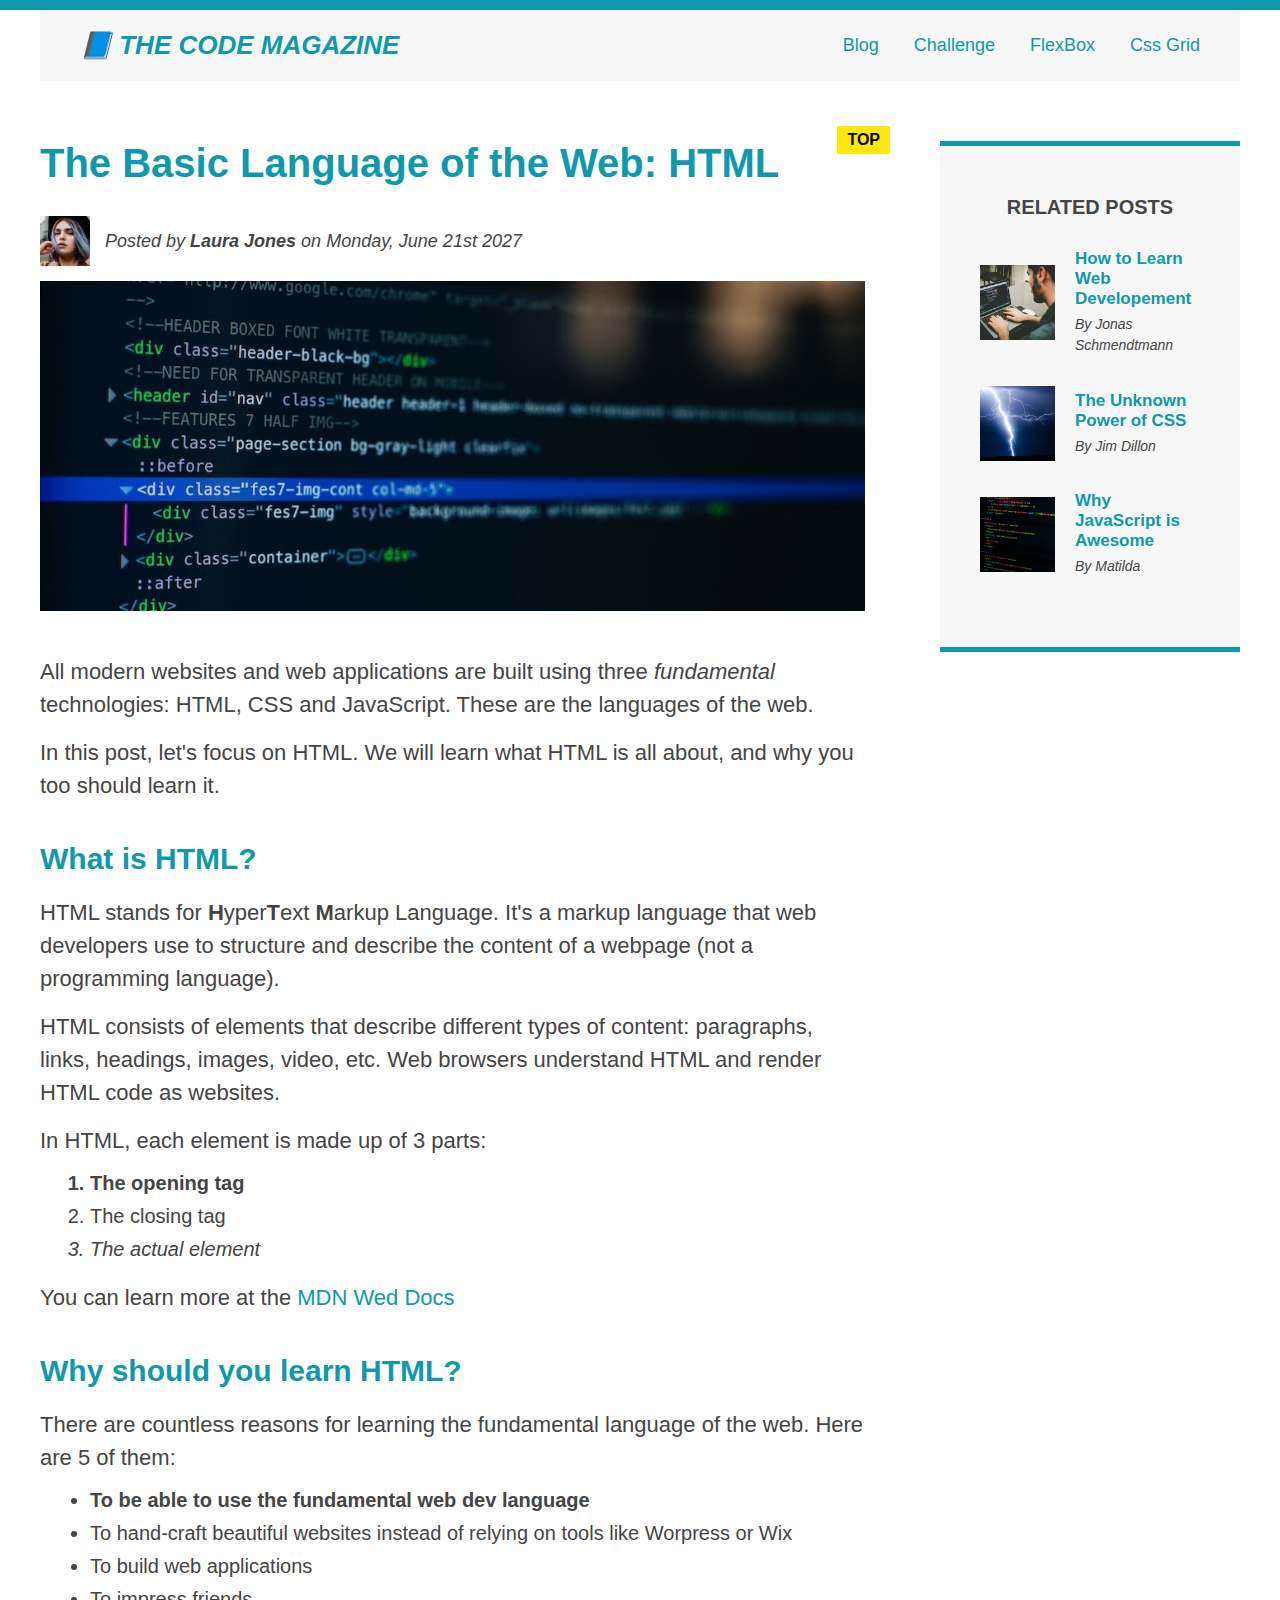
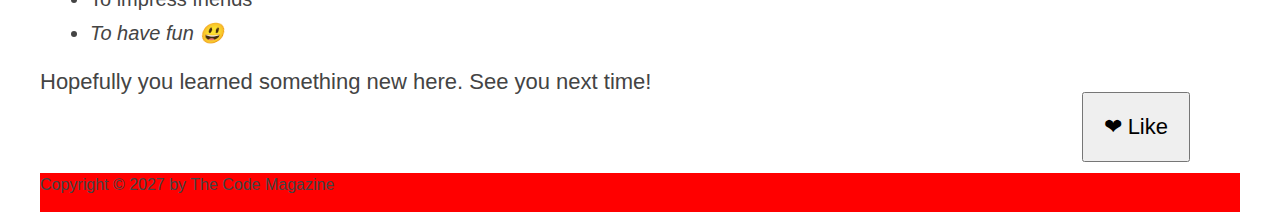
<file: index.html>
<!DOCTYPE html>
<html lang="en">
  <head>
    <meta charset="UTF-8" />
    <link href="style.css" rel="stylesheet" />

    <title>The Basic Language of the Web : HTML</title>
  </head>

  <body>
    <div class="container">
      <header class="main-header clearfix">
        <h1>📘 The Code Magazine</h1>
        <nav>
          <a href="blog.html">Blog</a>
          <a href="#">Challenge</a>
          <a href="flexbox.html">FlexBox</a>
          <a href="css-grid.html">Css Grid</a>
        </nav>
      </header>
      <!-- ONLY NECESSARY FOR FLEXBOX -->
      <!-- <div class="row"> -->
      <article>
        <header class="post-header">
          <h2>The Basic Language of the Web: HTML</h2>
          <div class="author-box">
            <img
              src="img/laura-jones.jpg"
              alt="a picture of laura jones"
              width="50"
              height="50"
              class="author-img"
            />
            <p id="author" class="author">
              Posted by <strong>Laura Jones</strong> on Monday, June 21st 2027
            </p>
          </div>
          <img
            src="img/post-img.jpg"
            alt="HTML code on a screen"
            width="500"
            height="200"
            class="post-img"
          />
          <button>❤ Like</button>
        </header>
        <p>
          All modern websites and web applications are built using three
          <em>fundamental</em>
          technologies: HTML, CSS and JavaScript. These are the languages of the
          web.
        </p>

        <p>
          In this post, let's focus on HTML. We will learn what HTML is all
          about, and why you too should learn it.
        </p>
        <h3>What is HTML?</h3>
        <p>
          HTML stands for <strong>H</strong>yper<strong>T</strong>ext
          <strong>M</strong>arkup Language. It's a markup language that web
          developers use to structure and describe the content of a webpage (not
          a programming language).
        </p>
        <p>
          HTML consists of elements that describe different types of content:
          paragraphs, links, headings, images, video, etc. Web browsers
          understand HTML and render HTML code as websites.
        </p>

        <p>In HTML, each element is made up of 3 parts:</p>
        <ol>
          <li class="first-li">The opening tag</li>
          <li>The closing tag</li>
          <li>The actual element</li>
        </ol>

        <p>
          You can learn more at the
          <a
            href="https://developer.mozilla.org/en-US/docs/Web/HTML"
            target="_blank"
            >MDN Wed Docs
          </a>
        </p>

        <h3>Why should you learn HTML?</h3>

        <p>
          There are countless reasons for learning the fundamental language of
          the web. Here are 5 of them:
        </p>
        <ul>
          <li class="first-li">
            To be able to use the fundamental web dev language
          </li>
          <li>
            To hand-craft beautiful websites instead of relying on tools like
            Worpress or Wix
          </li>
          <li>To build web applications</li>
          <li>To impress friends</li>
          <li>To have fun 😃</li>
        </ul>
        <p>Hopefully you learned something new here. See you next time!</p>
      </article>

      <aside>
        <h4>Related posts</h4>
        <ul class="related">
          <li class="related-post">
            <img
              src="img/related-1.jpg"
              alt="a man in a laptop coding"
              width="75"
              height="75"
            />
            <div>
              <a href="#" class="related-link">How to Learn Web Developement</a>
              <p class="related-author">By Jonas Schmendtmann</p>
            </div>
          </li>
          <li class="related-post">
            <img
              src="img/related-2.jpg"
              alt="a thunderbolt "
              width="75"
              height="75"
            />
            <div>
              <a href="#" class="related-link">The Unknown Power of CSS</a>
              <p class="related-author">By Jim Dillon</p>
            </div>
          </li>

          <li class="related-post">
            <img
              src="img/related-3.jpg"
              alt="a screen with code in"
              width="75"
              height="75"
            />
            <div>
              <a href="#" class="related-link">Why JavaScript is Awesome</a>
              <p class="related-author">By Matilda</p>
            </div>
          </li>
        </ul>
      </aside>
      <!-- </div> -->
      <footer>
        <p id="copyright" class="copyright text">
          Copyright &copy; 2027 by The Code Magazine
        </p>
      </footer>
    </div>
  </body>
</html>
</file>
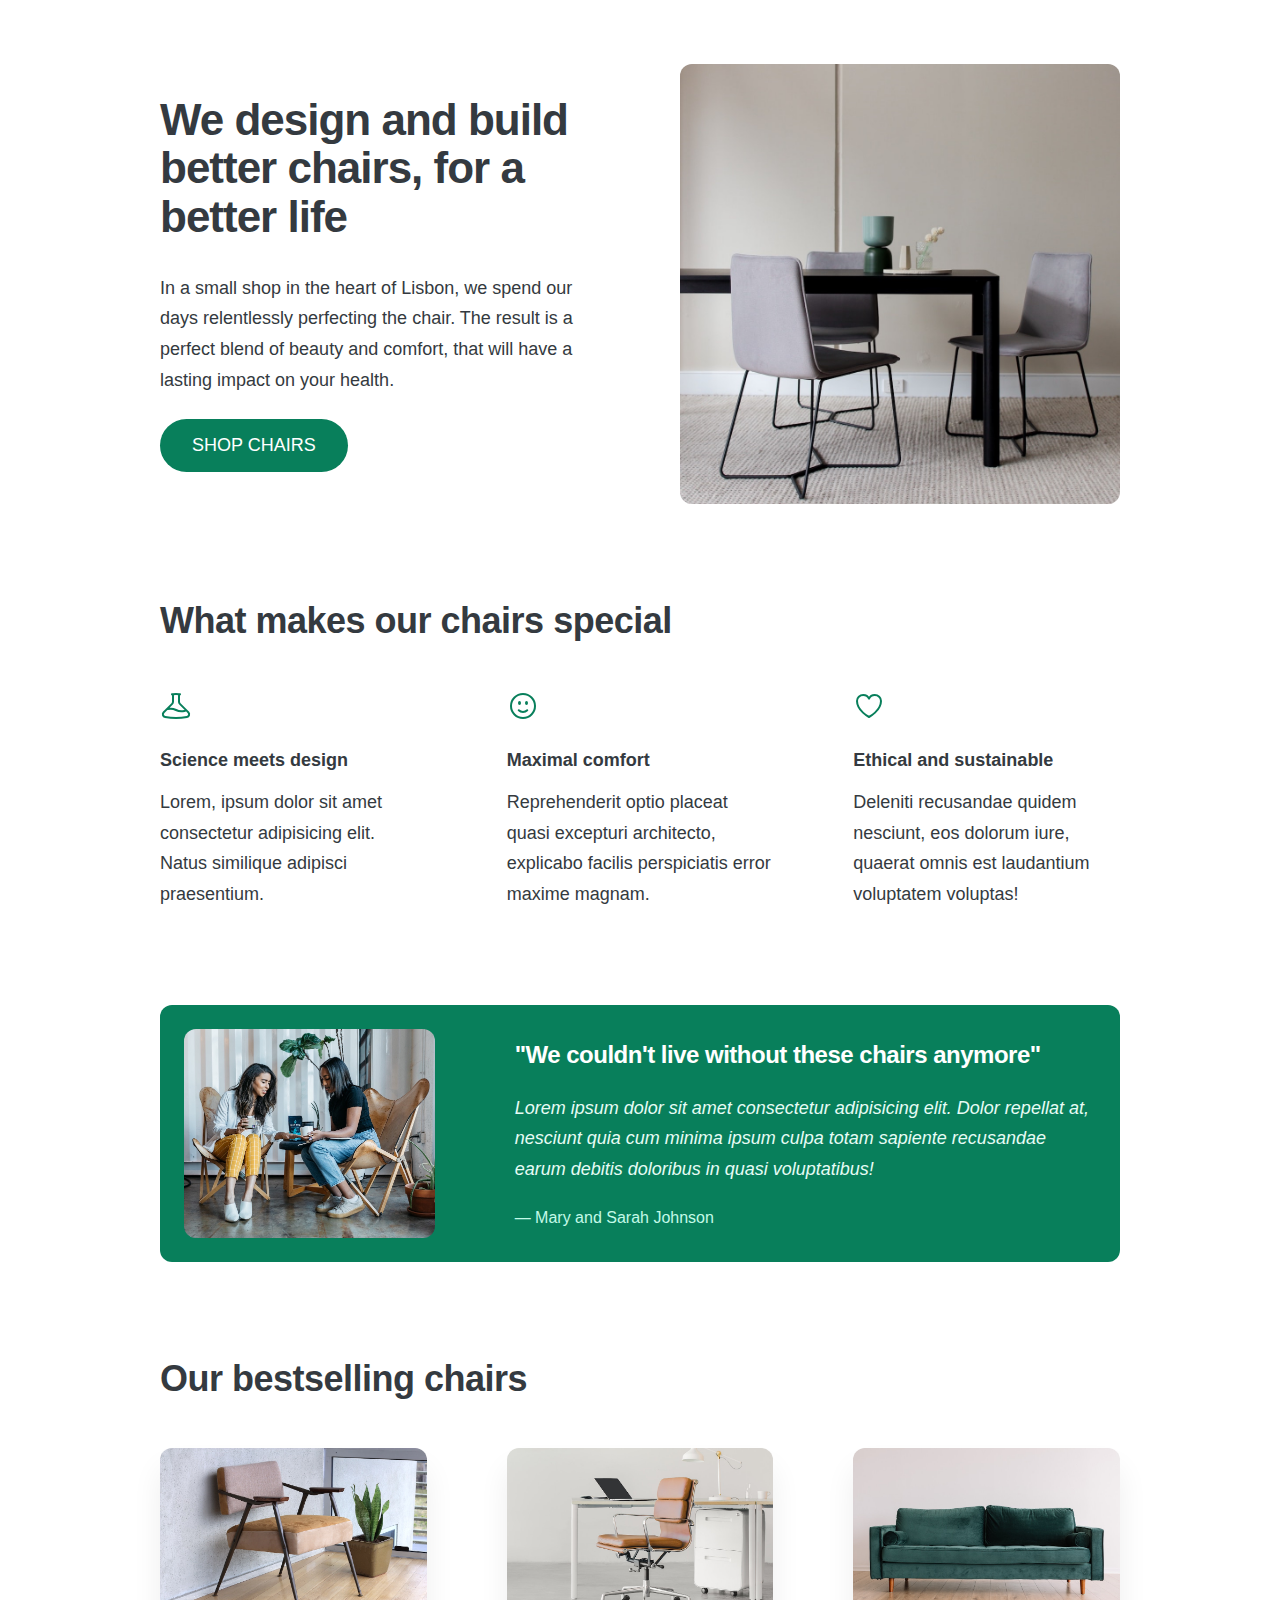
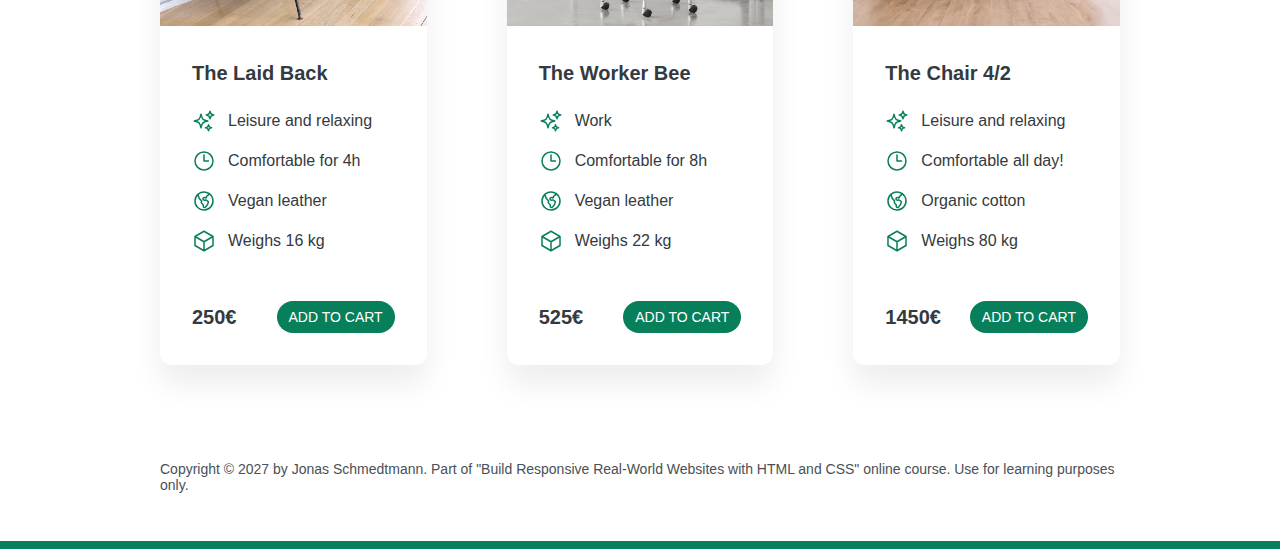
<file: 05-Design/index.html>
<!DOCTYPE html>
<html lang="en">
  <head>
    <meta charset="UTF-8" />
    <meta http-equiv="X-UA-Compatible" content="IE=edge" />
    <meta name="viewport" content="width=device-width, initial-scale=1.0" />

    <link rel="preconnect" href="https://fonts.googleapis.com" />
    <link rel="preconnect" href="https://fonts.gstatic.com" crossorigin />

    <link rel="stylesheet" href="style.css" />
    <title>Lisbon Chair Shop</title>
  </head>
  <body>
    <div class="container">
      <header>
        <div class="header-text-box">
          <h1>We design and build better chairs, for a better life</h1>
          <p class="header-text">
            In a small shop in the heart of Lisbon, we spend our days
            relentlessly perfecting the chair. The result is a perfect blend of
            beauty and comfort, that will have a lasting impact on your health.
          </p>
          <a class="btn btn--big" href="#">Shop chairs</a>
        </div>
        <img src="hero.jpg" alt="Photo" />
      </header>

      <section>
        <h2>What makes our chairs special</h2>
        <div class="grid-3-cols">
          <div>
            <svg
              xmlns="http://www.w3.org/2000/svg"
              fill="none"
              viewBox="0 0 24 24"
              stroke-width="1.5"
              stroke="currentColor"
              class="features-icon"
            >
              <path
                stroke-linecap="round"
                stroke-linejoin="round"
                d="M9.75 3.104v5.714a2.25 2.25 0 01-.659 1.591L5 14.5M9.75 3.104c-.251.023-.501.05-.75.082m.75-.082a24.301 24.301 0 014.5 0m0 0v5.714c0 .597.237 1.17.659 1.591L19.8 15.3M14.25 3.104c.251.023.501.05.75.082M19.8 15.3l-1.57.393A9.065 9.065 0 0112 15a9.065 9.065 0 00-6.23-.693L5 14.5m14.8.8l1.402 1.402c1.232 1.232.65 3.318-1.067 3.611A48.309 48.309 0 0112 21c-2.773 0-5.491-.235-8.135-.687-1.718-.293-2.3-2.379-1.067-3.61L5 14.5"
              />
            </svg>

            <p class="features-title"><strong>Science meets design</strong></p>
            <p class="features-text">
              Lorem, ipsum dolor sit amet consectetur adipisicing elit. Natus
              similique adipisci praesentium.
            </p>
          </div>

          <div>
            <svg
              xmlns="http://www.w3.org/2000/svg"
              fill="none"
              viewBox="0 0 24 24"
              stroke-width="1.5"
              stroke="currentColor"
              class="features-icon"
            >
              <path
                stroke-linecap="round"
                stroke-linejoin="round"
                d="M15.182 15.182a4.5 4.5 0 01-6.364 0M21 12a9 9 0 11-18 0 9 9 0 0118 0zM9.75 9.75c0 .414-.168.75-.375.75S9 10.164 9 9.75 9.168 9 9.375 9s.375.336.375.75zm-.375 0h.008v.015h-.008V9.75zm5.625 0c0 .414-.168.75-.375.75s-.375-.336-.375-.75.168-.75.375-.75.375.336.375.75zm-.375 0h.008v.015h-.008V9.75z"
              />
            </svg>

            <p class="features-title">
              <strong>Maximal comfort</strong>
            </p>
            <p class="features-text">
              Reprehenderit optio placeat quasi excepturi architecto, explicabo
              facilis perspiciatis error maxime magnam.
            </p>
          </div>

          <div>
            <svg
              xmlns="http://www.w3.org/2000/svg"
              fill="none"
              viewBox="0 0 24 24"
              stroke-width="1.5"
              stroke="currentColor"
              class="features-icon"
            >
              <path
                stroke-linecap="round"
                stroke-linejoin="round"
                d="M21 8.25c0-2.485-2.099-4.5-4.688-4.5-1.935 0-3.597 1.126-4.312 2.733-.715-1.607-2.377-2.733-4.313-2.733C5.1 3.75 3 5.765 3 8.25c0 7.22 9 12 9 12s9-4.78 9-12z"
              />
            </svg>

            <p class="features-title">
              <strong>Ethical and sustainable</strong>
            </p>
            <p class="features-text">
              Deleniti recusandae quidem nesciunt, eos dolorum iure, quaerat
              omnis est laudantium voluptatem voluptas!
            </p>
          </div>
        </div>
      </section>

      <section class="testimonial-section">
        <div class="grid-3-cols">
          <img src="customers.jpg" alt="People sitting on chairs" />
          <div class="testimonial-box">
            <h2>"We couldn't live without these chairs anymore"</h2>
            <!-- blockquote is to write a quote like paragragh -->
            <blockquote class="testimonial-text">
              Lorem ipsum dolor sit amet consectetur adipisicing elit. Dolor
              repellat at, nesciunt quia cum minima ipsum culpa totam sapiente
              recusandae earum debitis doloribus in quasi voluptatibus!
            </blockquote>
            <p class="testimonial-author">&mdash; Mary and Sarah Johnson</p>
          </div>
        </div>
      </section>

      <section>
        <h2>Our bestselling chairs</h2>
        <div class="grid-3-cols">
          <figure class="chair">
            <img src="chair-1.jpg" alt="Chair" />
            <div class="chair-box">
              <h3>The Laid Back</h3>
              <ul class="chair-details">
                <li>
                  <svg
                    xmlns="http://www.w3.org/2000/svg"
                    fill="none"
                    viewBox="0 0 24 24"
                    stroke-width="1.5"
                    stroke="currentColor"
                    class="chair-icon"
                  >
                    <path
                      stroke-linecap="round"
                      stroke-linejoin="round"
                      d="M9.813 15.904L9 18.75l-.813-2.846a4.5 4.5 0 00-3.09-3.09L2.25 12l2.846-.813a4.5 4.5 0 003.09-3.09L9 5.25l.813 2.846a4.5 4.5 0 003.09 3.09L15.75 12l-2.846.813a4.5 4.5 0 00-3.09 3.09zM18.259 8.715L18 9.75l-.259-1.035a3.375 3.375 0 00-2.455-2.456L14.25 6l1.036-.259a3.375 3.375 0 002.455-2.456L18 2.25l.259 1.035a3.375 3.375 0 002.456 2.456L21.75 6l-1.035.259a3.375 3.375 0 00-2.456 2.456zM16.894 20.567L16.5 21.75l-.394-1.183a2.25 2.25 0 00-1.423-1.423L13.5 18.75l1.183-.394a2.25 2.25 0 001.423-1.423l.394-1.183.394 1.183a2.25 2.25 0 001.423 1.423l1.183.394-1.183.394a2.25 2.25 0 00-1.423 1.423z"
                    />
                  </svg>

                  <!-- Span is a generic INLINE text element, it doesn't have any meaning. It's like a div element, but inline -->
                  <span>Leisure and relaxing</span>
                </li>
                <li>
                  <svg
                    xmlns="http://www.w3.org/2000/svg"
                    fill="none"
                    viewBox="0 0 24 24"
                    stroke-width="1.5"
                    stroke="currentColor"
                    class="chair-icon"
                  >
                    <path
                      stroke-linecap="round"
                      stroke-linejoin="round"
                      d="M12 6v6h4.5m4.5 0a9 9 0 11-18 0 9 9 0 0118 0z"
                    />
                  </svg>

                  <span>Comfortable for 4h</span>
                </li>
                <li>
                  <svg
                    xmlns="http://www.w3.org/2000/svg"
                    fill="none"
                    viewBox="0 0 24 24"
                    stroke-width="1.5"
                    stroke="currentColor"
                    class="chair-icon"
                  >
                    <path
                      stroke-linecap="round"
                      stroke-linejoin="round"
                      d="M6.115 5.19l.319 1.913A6 6 0 008.11 10.36L9.75 12l-.387.775c-.217.433-.132.956.21 1.298l1.348 1.348c.21.21.329.497.329.795v1.089c0 .426.24.815.622 1.006l.153.076c.433.217.956.132 1.298-.21l.723-.723a8.7 8.7 0 002.288-4.042 1.087 1.087 0 00-.358-1.099l-1.33-1.108c-.251-.21-.582-.299-.905-.245l-1.17.195a1.125 1.125 0 01-.98-.314l-.295-.295a1.125 1.125 0 010-1.591l.13-.132a1.125 1.125 0 011.3-.21l.603.302a.809.809 0 001.086-1.086L14.25 7.5l1.256-.837a4.5 4.5 0 001.528-1.732l.146-.292M6.115 5.19A9 9 0 1017.18 4.64M6.115 5.19A8.965 8.965 0 0112 3c1.929 0 3.716.607 5.18 1.64"
                    />
                  </svg>

                  <span>Vegan leather</span>
                </li>
                <li>
                  <svg
                    xmlns="http://www.w3.org/2000/svg"
                    fill="none"
                    viewBox="0 0 24 24"
                    stroke-width="1.5"
                    stroke="currentColor"
                    class="chair-icon"
                  >
                    <path
                      stroke-linecap="round"
                      stroke-linejoin="round"
                      d="M21 7.5l-9-5.25L3 7.5m18 0l-9 5.25m9-5.25v9l-9 5.25M3 7.5l9 5.25M3 7.5v9l9 5.25m0-9v9"
                    />
                  </svg>

                  <span>Weighs 16 kg</span>
                </li>
              </ul>
              <div class="chair-price">
                <strong>250€</strong>
                <a href="#" class="btn btn--small">Add to cart</a>
              </div>
            </div>
          </figure>

          <figure class="chair">
            <img src="chair-2.jpg" alt="Chair" />
            <div class="chair-box">
              <h3>The Worker Bee</h3>
              <ul class="chair-details">
                <li>
                  <svg
                    xmlns="http://www.w3.org/2000/svg"
                    fill="none"
                    viewBox="0 0 24 24"
                    stroke-width="1.5"
                    stroke="currentColor"
                    class="chair-icon"
                  >
                    <path
                      stroke-linecap="round"
                      stroke-linejoin="round"
                      d="M9.813 15.904L9 18.75l-.813-2.846a4.5 4.5 0 00-3.09-3.09L2.25 12l2.846-.813a4.5 4.5 0 003.09-3.09L9 5.25l.813 2.846a4.5 4.5 0 003.09 3.09L15.75 12l-2.846.813a4.5 4.5 0 00-3.09 3.09zM18.259 8.715L18 9.75l-.259-1.035a3.375 3.375 0 00-2.455-2.456L14.25 6l1.036-.259a3.375 3.375 0 002.455-2.456L18 2.25l.259 1.035a3.375 3.375 0 002.456 2.456L21.75 6l-1.035.259a3.375 3.375 0 00-2.456 2.456zM16.894 20.567L16.5 21.75l-.394-1.183a2.25 2.25 0 00-1.423-1.423L13.5 18.75l1.183-.394a2.25 2.25 0 001.423-1.423l.394-1.183.394 1.183a2.25 2.25 0 001.423 1.423l1.183.394-1.183.394a2.25 2.25 0 00-1.423 1.423z"
                    />
                  </svg>

                  <span>Work</span>
                </li>
                <li>
                  <svg
                    xmlns="http://www.w3.org/2000/svg"
                    fill="none"
                    viewBox="0 0 24 24"
                    stroke-width="1.5"
                    stroke="currentColor"
                    class="chair-icon"
                  >
                    <path
                      stroke-linecap="round"
                      stroke-linejoin="round"
                      d="M12 6v6h4.5m4.5 0a9 9 0 11-18 0 9 9 0 0118 0z"
                    />
                  </svg>
                  <span>Comfortable for 8h</span>
                </li>
                <li>
                  <svg
                    xmlns="http://www.w3.org/2000/svg"
                    fill="none"
                    viewBox="0 0 24 24"
                    stroke-width="1.5"
                    stroke="currentColor"
                    class="chair-icon"
                  >
                    <path
                      stroke-linecap="round"
                      stroke-linejoin="round"
                      d="M6.115 5.19l.319 1.913A6 6 0 008.11 10.36L9.75 12l-.387.775c-.217.433-.132.956.21 1.298l1.348 1.348c.21.21.329.497.329.795v1.089c0 .426.24.815.622 1.006l.153.076c.433.217.956.132 1.298-.21l.723-.723a8.7 8.7 0 002.288-4.042 1.087 1.087 0 00-.358-1.099l-1.33-1.108c-.251-.21-.582-.299-.905-.245l-1.17.195a1.125 1.125 0 01-.98-.314l-.295-.295a1.125 1.125 0 010-1.591l.13-.132a1.125 1.125 0 011.3-.21l.603.302a.809.809 0 001.086-1.086L14.25 7.5l1.256-.837a4.5 4.5 0 001.528-1.732l.146-.292M6.115 5.19A9 9 0 1017.18 4.64M6.115 5.19A8.965 8.965 0 0112 3c1.929 0 3.716.607 5.18 1.64"
                    />
                  </svg>
                  <span>Vegan leather</span>
                </li>
                <li>
                  <svg
                    xmlns="http://www.w3.org/2000/svg"
                    fill="none"
                    viewBox="0 0 24 24"
                    stroke-width="1.5"
                    stroke="currentColor"
                    class="chair-icon"
                  >
                    <path
                      stroke-linecap="round"
                      stroke-linejoin="round"
                      d="M21 7.5l-9-5.25L3 7.5m18 0l-9 5.25m9-5.25v9l-9 5.25M3 7.5l9 5.25M3 7.5v9l9 5.25m0-9v9"
                    />
                  </svg>
                  <span>Weighs 22 kg</span>
                </li>
              </ul>
              <div class="chair-price">
                <strong>525€</strong>
                <a href="#" class="btn btn--small">Add to cart</a>
              </div>
            </div>
          </figure>

          <figure class="chair">
            <img src="chair-3.jpg" alt="Chair" />
            <div class="chair-box">
              <h3>The Chair 4/2</h3>
              <ul class="chair-details">
                <li>
                  <svg
                    xmlns="http://www.w3.org/2000/svg"
                    fill="none"
                    viewBox="0 0 24 24"
                    stroke-width="1.5"
                    stroke="currentColor"
                    class="chair-icon"
                  >
                    <path
                      stroke-linecap="round"
                      stroke-linejoin="round"
                      d="M9.813 15.904L9 18.75l-.813-2.846a4.5 4.5 0 00-3.09-3.09L2.25 12l2.846-.813a4.5 4.5 0 003.09-3.09L9 5.25l.813 2.846a4.5 4.5 0 003.09 3.09L15.75 12l-2.846.813a4.5 4.5 0 00-3.09 3.09zM18.259 8.715L18 9.75l-.259-1.035a3.375 3.375 0 00-2.455-2.456L14.25 6l1.036-.259a3.375 3.375 0 002.455-2.456L18 2.25l.259 1.035a3.375 3.375 0 002.456 2.456L21.75 6l-1.035.259a3.375 3.375 0 00-2.456 2.456zM16.894 20.567L16.5 21.75l-.394-1.183a2.25 2.25 0 00-1.423-1.423L13.5 18.75l1.183-.394a2.25 2.25 0 001.423-1.423l.394-1.183.394 1.183a2.25 2.25 0 001.423 1.423l1.183.394-1.183.394a2.25 2.25 0 00-1.423 1.423z"
                    />
                  </svg>

                  <span>Leisure and relaxing</span>
                </li>
                <li>
                  <svg
                    xmlns="http://www.w3.org/2000/svg"
                    fill="none"
                    viewBox="0 0 24 24"
                    stroke-width="1.5"
                    stroke="currentColor"
                    class="chair-icon"
                  >
                    <path
                      stroke-linecap="round"
                      stroke-linejoin="round"
                      d="M12 6v6h4.5m4.5 0a9 9 0 11-18 0 9 9 0 0118 0z"
                    />
                  </svg>
                  <span>Comfortable all day!</span>
                </li>
                <li>
                  <svg
                    xmlns="http://www.w3.org/2000/svg"
                    fill="none"
                    viewBox="0 0 24 24"
                    stroke-width="1.5"
                    stroke="currentColor"
                    class="chair-icon"
                  >
                    <path
                      stroke-linecap="round"
                      stroke-linejoin="round"
                      d="M6.115 5.19l.319 1.913A6 6 0 008.11 10.36L9.75 12l-.387.775c-.217.433-.132.956.21 1.298l1.348 1.348c.21.21.329.497.329.795v1.089c0 .426.24.815.622 1.006l.153.076c.433.217.956.132 1.298-.21l.723-.723a8.7 8.7 0 002.288-4.042 1.087 1.087 0 00-.358-1.099l-1.33-1.108c-.251-.21-.582-.299-.905-.245l-1.17.195a1.125 1.125 0 01-.98-.314l-.295-.295a1.125 1.125 0 010-1.591l.13-.132a1.125 1.125 0 011.3-.21l.603.302a.809.809 0 001.086-1.086L14.25 7.5l1.256-.837a4.5 4.5 0 001.528-1.732l.146-.292M6.115 5.19A9 9 0 1017.18 4.64M6.115 5.19A8.965 8.965 0 0112 3c1.929 0 3.716.607 5.18 1.64"
                    />
                  </svg>
                  <span>Organic cotton</span>
                </li>
                <li>
                  <svg
                    xmlns="http://www.w3.org/2000/svg"
                    fill="none"
                    viewBox="0 0 24 24"
                    stroke-width="1.5"
                    stroke="currentColor"
                    class="chair-icon"
                  >
                    <path
                      stroke-linecap="round"
                      stroke-linejoin="round"
                      d="M21 7.5l-9-5.25L3 7.5m18 0l-9 5.25m9-5.25v9l-9 5.25M3 7.5l9 5.25M3 7.5v9l9 5.25m0-9v9"
                    />
                  </svg>
                  <span>Weighs 80 kg</span>
                </li>
              </ul>
              <div class="chair-price">
                <strong>1450€</strong>
                <a href="#" class="btn btn--small">Add to cart</a>
              </div>
            </div>
          </figure>
        </div>
      </section>

      <footer>
        Copyright &copy; 2027 by Jonas Schmedtmann. Part of "Build Responsive
        Real-World Websites with HTML and CSS" online course. Use for learning
        purposes only.
      </footer>
    </div>
  </body>
</html>
</file>
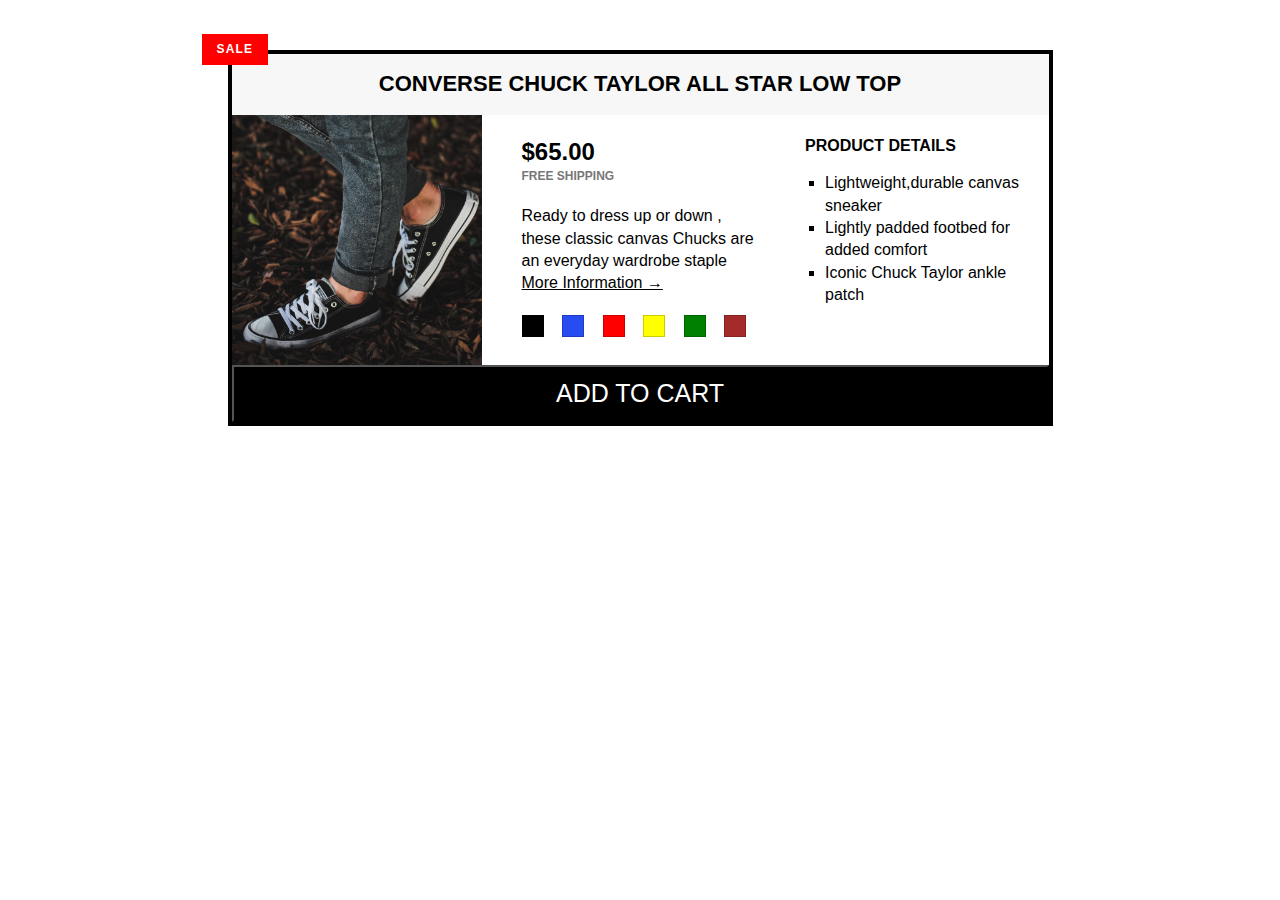
<file: challenge 3,4 .html>
<!DOCTYPE html>
<html lang="en">
  <head>
    <meta charset="UTF-8" />
    <link href="challenge 3,4.css" rel="stylesheet" />
    <title>CHALLENGE SECTION 3-4</title>
  </head>
  <body>
    <div class="container">
      <article class="product">
        <p class="sale">SALE</p>
        <h2>Converse Chuck Taylor All Star Low Top</h2>
        <!-- <div class="flex-container"> -->
        <img
          src="img/challenges.jpg"
          alt="legs with Converse on in the wild"
          width="250"
          height="250"
          class="img"
        />
        <div class="middle-part">
          <div class="price">
            <p><strong class="money">$65.00</strong></p>
            <p class="Shipping">Free Shipping</p>
          </div>

          <p class="ready">
            Ready to dress up or down , these classic canvas Chucks are an
            everyday wardrobe staple
          </p>
          <p>
            <a href="https://www.converse.com" class="link"
              >More Information &rarr;</a
            >
          </p>
          <div class="boxes">
            <div class="black"></div>
            <div class="black blue"></div>
            <div class="black red"></div>
            <div class="black yellow"></div>
            <div class="black green"></div>
            <div class="black brown"></div>
          </div>
        </div>

        <div class="last-part">
          <h3 class="details">Product details</h3>
          <ul>
            <li>Lightweight,durable canvas sneaker</li>
            <li>Lightly padded footbed for added comfort</li>
            <li>Iconic Chuck Taylor ankle patch</li>
          </ul>
        </div>
        <!-- </div> -->
        <button>Add to Cart</button>
      </article>
    </div>
  </body>
</html>
</file>
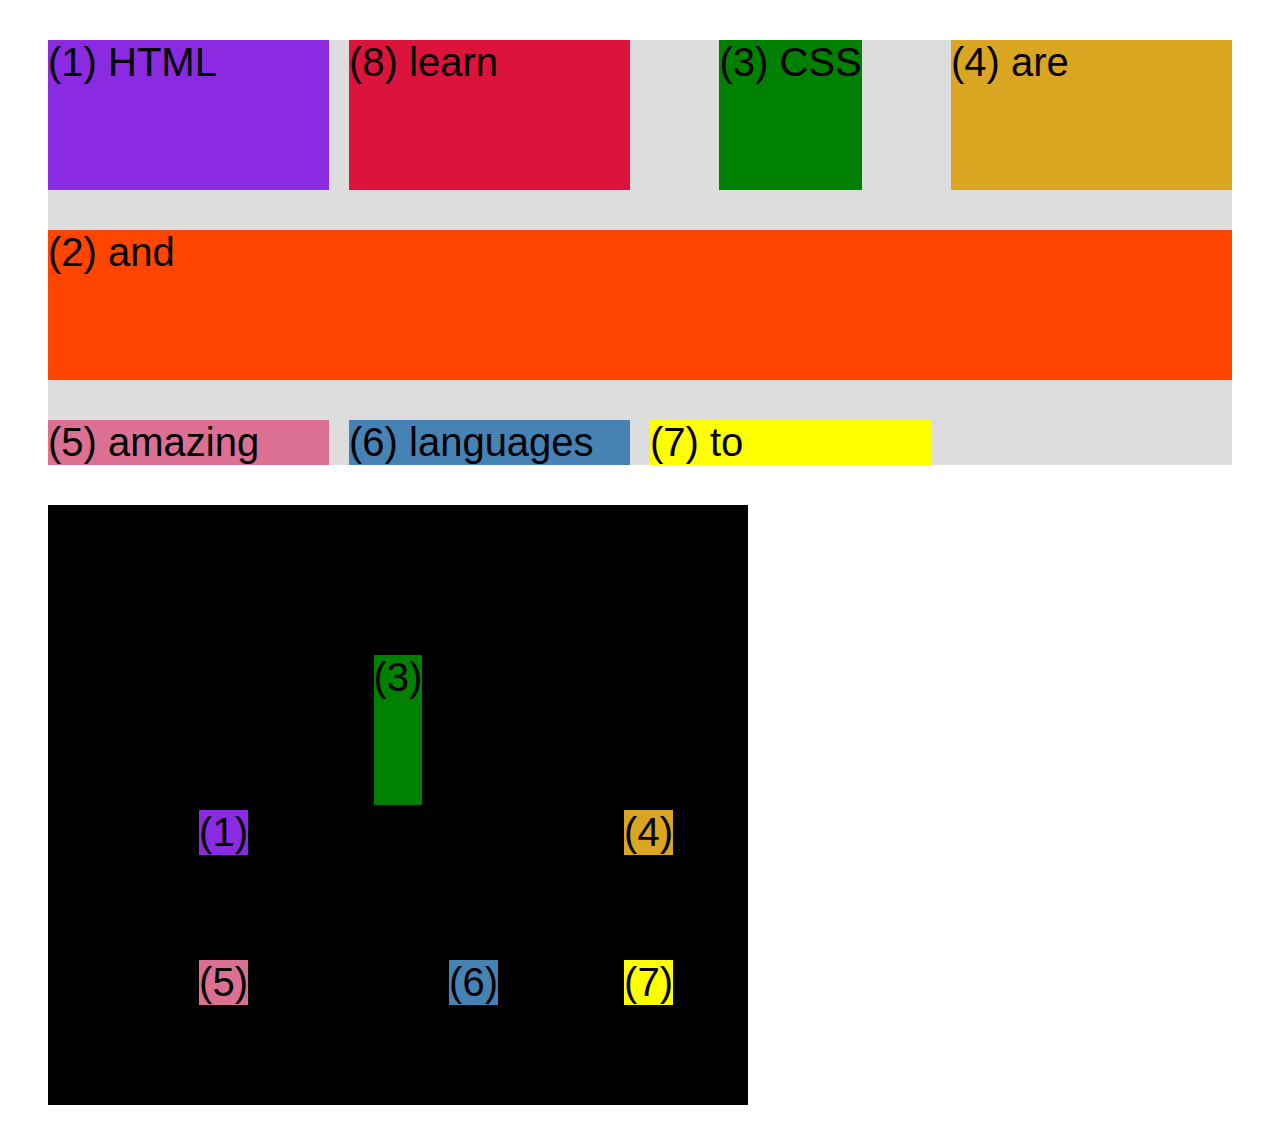
<file: css-grid.html>
<!DOCTYPE html>
<html lang="en">
  <head>
    <meta charset="UTF-8" />
    <meta http-equiv="X-UA-Compatible" content="IE=edge" />
    <meta name="viewport" content="width=device-width, initial-scale=1.0" />
    <title>CSS Grid</title>
    <style>
      .el--1 {
        background-color: blueviolet;
      }
      .el--2 {
        background-color: orangered;
        grid-column: 1 / -1;
        grid-row: 2;
      }
      .el--3 {
        background-color: green;
        height: 150px;
        align-self: center;
        justify-self: center;
      }
      .el--4 {
        background-color: goldenrod;
      }
      .el--5 {
        background-color: palevioletred;
      }
      .el--6 {
        background-color: steelblue;
        /* grid-row: 3 / 5; */
      }
      .el--7 {
        background-color: yellow;
      }
      .el--8 {
        background-color: crimson;
        grid-column: 2 /3;
        grid-row: 1;
      }

      .container--1 {
        /* STARTER */
        font-family: sans-serif;
        background-color: #ddd;
        font-size: 40px;
        margin: 40px;

        /* CSS GRID */
        display: grid;
        /* grid-template-columns: 250px 250px 1fr 1fr; */
        /* grid-template-rows: 300px 200px; */
        grid-template-columns: repeat(4, 1fr);
        grid-template-rows: 1fr 1fr;
        /* height: 500px; */

        /* gap: 30px; */
        column-gap: 20px;
        row-gap: 40px;
      }

      .container--2 {
        /* STARTER */

        font-family: sans-serif;
        background-color: black;
        font-size: 40px;
        margin: 40px;

        width: 700px;
        height: 600px;

        /* CSS GRID */
        display: grid;
        grid-template-columns: 125px 200px 125px;
        grid-template-rows: 250px 100px;
        gap: 50px;

        /* Aligning tracks inside container: 
        distribute empty space*/
        justify-content: center;
        /* justify-content: space-between; */

        align-content: center;

        /* Aligning the items inside cells :moving items 
        around inside cells  */
        align-items: end;
        justify-items: end;
      }
    </style>
  </head>
  <body>
    <div class="container--1">
      <div class="el el--1">(1) HTML</div>
      <div class="el el--2">(2) and</div>
      <div class="el el--3">(3) CSS</div>
      <div class="el el--4">(4) are</div>
      <div class="el el--5">(5) amazing</div>
      <div class="el el--6">(6) languages</div>
      <div class="el el--7">(7) to</div>
      <div class="el el--8">(8) learn</div>
    </div>

    <div class="container--2">
      <div class="el el--1">(1)</div>
      <div class="el el--3">(3)</div>
      <div class="el el--4">(4)</div>
      <div class="el el--5">(5)</div>
      <div class="el el--6">(6)</div>
      <div class="el el--7">(7)</div>
    </div>
  </body>
</html>
</file>
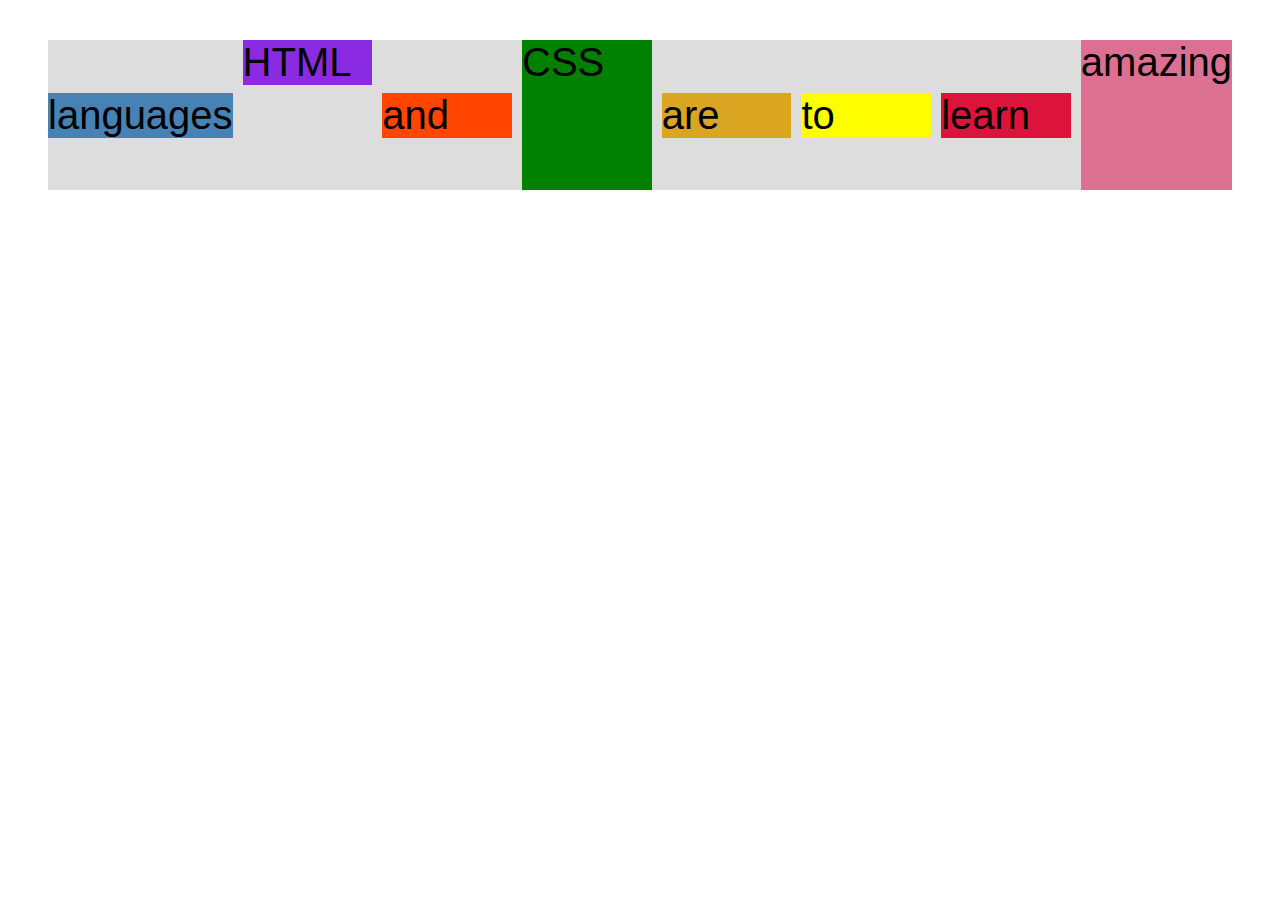
<file: flexbox.html>
<!DOCTYPE html>
<html lang="en">
  <head>
    <meta charset="UTF-8" />
    <meta http-equiv="X-UA-Compatible" content="IE=edge" />
    <meta name="viewport" content="width=device-width, initial-scale=1.0" />
    <title>Flexbox</title>
    <style>
      .el--1 {
        background-color: blueviolet;
      }
      .el--2 {
        background-color: orangered;
      }
      .el--3 {
        background-color: green;
        height: 150px;
      }
      .el--4 {
        background-color: goldenrod;
      }
      .el--5 {
        background-color: palevioletred;
      }
      .el--6 {
        background-color: steelblue;
      }
      .el--7 {
        background-color: yellow;
      }
      .el--8 {
        background-color: crimson;
      }

      .container {
        /* STARTER */
        font-family: sans-serif;
        background-color: #ddd;
        font-size: 40px;
        margin: 40px;

        /* FLEXBOX */
        display: flex;
        align-items: center;
        justify-content: flex-start;
        gap: 10px;
      }

      .el {
        /*        DEFAULTS
              flex-grow: 0;
              flex-shrink: 1;
              flex-basis: auto;
            */

        /* flex-basis: 200px;
        flex-shrink: 0;
        flex-grow: 1; */
        /* flex: 0 0 200px; */
        flex: 1;
      }

      .el--1 {
        align-self: flex-start;
        /* order: 2; */
      }

      .el--5 {
        align-self: stretch;
        order: 1;
        /* flex-grow: 2; */
      }

      .el--6 {
        order: -1;
      }
    </style>
  </head>
  <body>
    <div class="container">
      <div class="el el--1">HTML</div>
      <div class="el el--2">and</div>
      <div class="el el--3">CSS</div>
      <div class="el el--4">are</div>
      <div class="el el--5">amazing</div>
      <div class="el el--6">languages</div>
      <div class="el el--7">to</div>
      <div class="el el--8">learn</div>
    </div>
  </body>
</html>
</file>
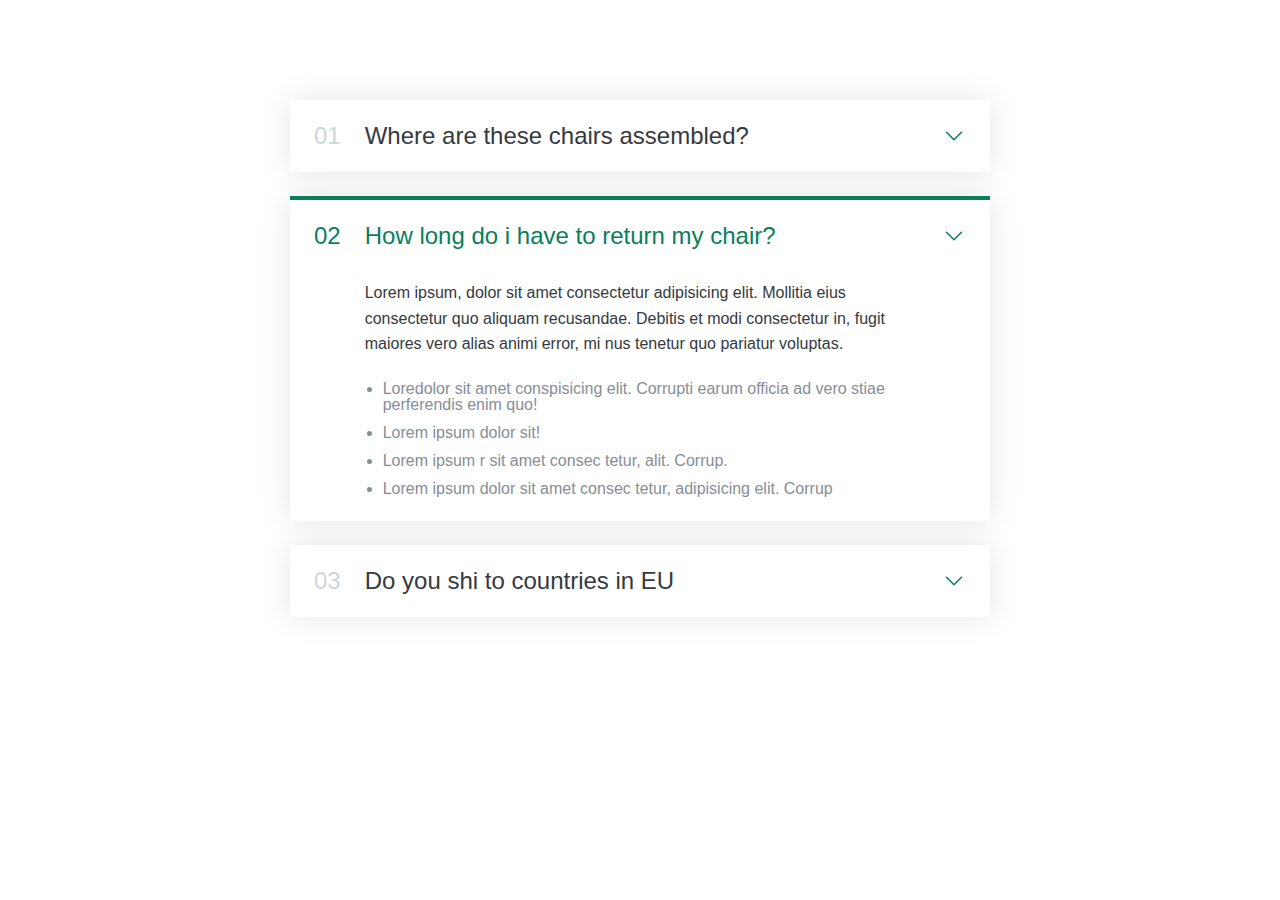
<file: 06-Components/01-accordion.html>
<!DOCTYPE html>
<html lang="en">
  <head>
    <meta charset="UTF-8" />
    <meta http-equiv="X-UA-Compatible" content="IE=edge" />
    <meta name="viewport" content="width=device-width, initial-scale=1.0" />
    <title>Accordion Component</title>
    <link rel="preconnect" href="https://fonts.gstatic.com" crossorigin />
    <style>
      /*
SPACING SYSTEM (px)
2 / 4 / 8 / 12 / 16 / 24 / 32 / 48 / 64 / 80 / 96 / 128

FONT SIZE SYSTEM (px)
10 / 12 / 14 / 16 / 18 / 20 / 24 / 30 / 36 / 44 / 52 / 62 / 74 / 86 / 98
*/

      /*
MAIN COLOR : #087f5b
GREY COLOR : #343a40
 */
      * {
        margin: 0;
        padding: 0;
        box-sizing: border-box;
      }

      /* ------------------------ */
      /* GENERAL STYLES */
      /* ------------------------ */
      body {
        font-family: "Inter", sans-serif;
        color: #343a40;
        line-height: 1;
      }

      .accordion {
        width: 700px;
        margin: 100px auto;

        display: flex;
        flex-direction: column;
        gap: 24px;
      }

      .item {
        box-shadow: 0 0 32px rgba(0, 0, 0, 0.1);
        padding: 24px;

        display: grid;
        grid-template-columns: auto 1fr auto;
        column-gap: 24px;
        row-gap: 32px;
        align-items: center;
      }

      .number,
      .text {
        font-size: 24px;
        font-weight: 500;
        /* color: #087f5b; */
      }
      .number {
        color: #ced4da;
      }
      /* .text {
      } */

      .icon {
        width: 24px;
        height: 24px;
        stroke: #087f5b;
      }

      .hidden-box {
        grid-column: 2;
        display: none;
      }

      .hidden-box p {
        line-height: 1.6;
        margin-bottom: 24px;
      }

      .hidden-box ul {
        color: #868e96;
        margin-left: 18px;

        display: flex;
        flex-direction: column;
        gap: 12px;
      }

      /* .hidden-box li {
        margin-bottom: 12px;
      } */

      .open {
        border-top: 4px solid #087f5b;
      }

      .open .hidden-box {
        display: block;
      }

      .open .number,
      .open .text {
        color: #087f5b;
      }
    </style>
  </head>
  <body>
    <div class="accordion">
      <div class="item">
        <p class="number">01</p>
        <p class="text">Where are these chairs assembled?</p>
        <svg
          xmlns="http://www.w3.org/2000/svg"
          fill="none"
          viewBox="0 0 24 24"
          stroke-width="1.5"
          stroke="currentColor"
          class="icon"
        >
          <path
            stroke-linecap="round"
            stroke-linejoin="round"
            d="M19.5 8.25l-7.5 7.5-7.5-7.5"
          />
        </svg>
        <div class="hidden-box">
          <p>
            Lorem ipsum, dolor sit amet consectetur adipisicing elit. Mollitia
            eius consectetur quo aliquam recusandae. Debitis et modi consectetur
            in, fugit maiores vero alias animi error, mi nus tenetur quo
            pariatur voluptas.
          </p>
          <ul>
            <li>
              Loredolor sit amet conspisicing elit. Corrupti earum officia ad
              vero stiae perferendis enim quo!
            </li>
            <li>Lorem ipsum dolor sit!</li>

            <li>Lorem ipsum r sit amet consec tetur, alit. Corrup.</li>
            <li>
              Lorem ipsum dolor sit amet consec tetur, adipisicing elit. Corrup
            </li>
          </ul>
        </div>
      </div>

      <div class="item open">
        <p class="number">02</p>
        <p class="text">How long do i have to return my chair?</p>
        <svg
          xmlns="http://www.w3.org/2000/svg"
          fill="none"
          viewBox="0 0 24 24"
          stroke-width="1.5"
          stroke="currentColor"
          class="icon"
        >
          <path
            stroke-linecap="round"
            stroke-linejoin="round"
            d="M19.5 8.25l-7.5 7.5-7.5-7.5"
          />
        </svg>
        <div class="hidden-box">
          <p>
            Lorem ipsum, dolor sit amet consectetur adipisicing elit. Mollitia
            eius consectetur quo aliquam recusandae. Debitis et modi consectetur
            in, fugit maiores vero alias animi error, mi nus tenetur quo
            pariatur voluptas.
          </p>
          <ul>
            <li>
              Loredolor sit amet conspisicing elit. Corrupti earum officia ad
              vero stiae perferendis enim quo!
            </li>
            <li>Lorem ipsum dolor sit!</li>

            <li>Lorem ipsum r sit amet consec tetur, alit. Corrup.</li>
            <li>
              Lorem ipsum dolor sit amet consec tetur, adipisicing elit. Corrup
            </li>
          </ul>
        </div>
      </div>

      <div class="item">
        <p class="number">03</p>
        <p class="text">Do you shi to countries in EU</p>
        <svg
          xmlns="http://www.w3.org/2000/svg"
          fill="none"
          viewBox="0 0 24 24"
          stroke-width="1.5"
          stroke="currentColor"
          class="icon"
        >
          <path
            stroke-linecap="round"
            stroke-linejoin="round"
            d="M19.5 8.25l-7.5 7.5-7.5-7.5"
          />
        </svg>
        <div class="hidden-box">
          <p>
            Lorem ipsum, dolor sit amet consectetur adipisicing elit. Mollitia
            eius consectetur quo aliquam recusandae. Debitis et modi consectetur
            in, fugit maiores vero alias animi error, mi nus tenetur quo
            pariatur voluptas.
          </p>
          <ul>
            <li>
              Loredolor sit amet conspisicing elit. Corrupti earum officia ad
              vero stiae perferendis enim quo!
            </li>
            <li>Lorem ipsum dolor sit!</li>

            <li>Lorem ipsum r sit amet consec tetur, alit. Corrup.</li>
            <li>
              Lorem ipsum dolor sit amet consec tetur, adipisicing elit. Corrup
            </li>
          </ul>
        </div>
      </div>
    </div>
  </body>
</html>
</file>
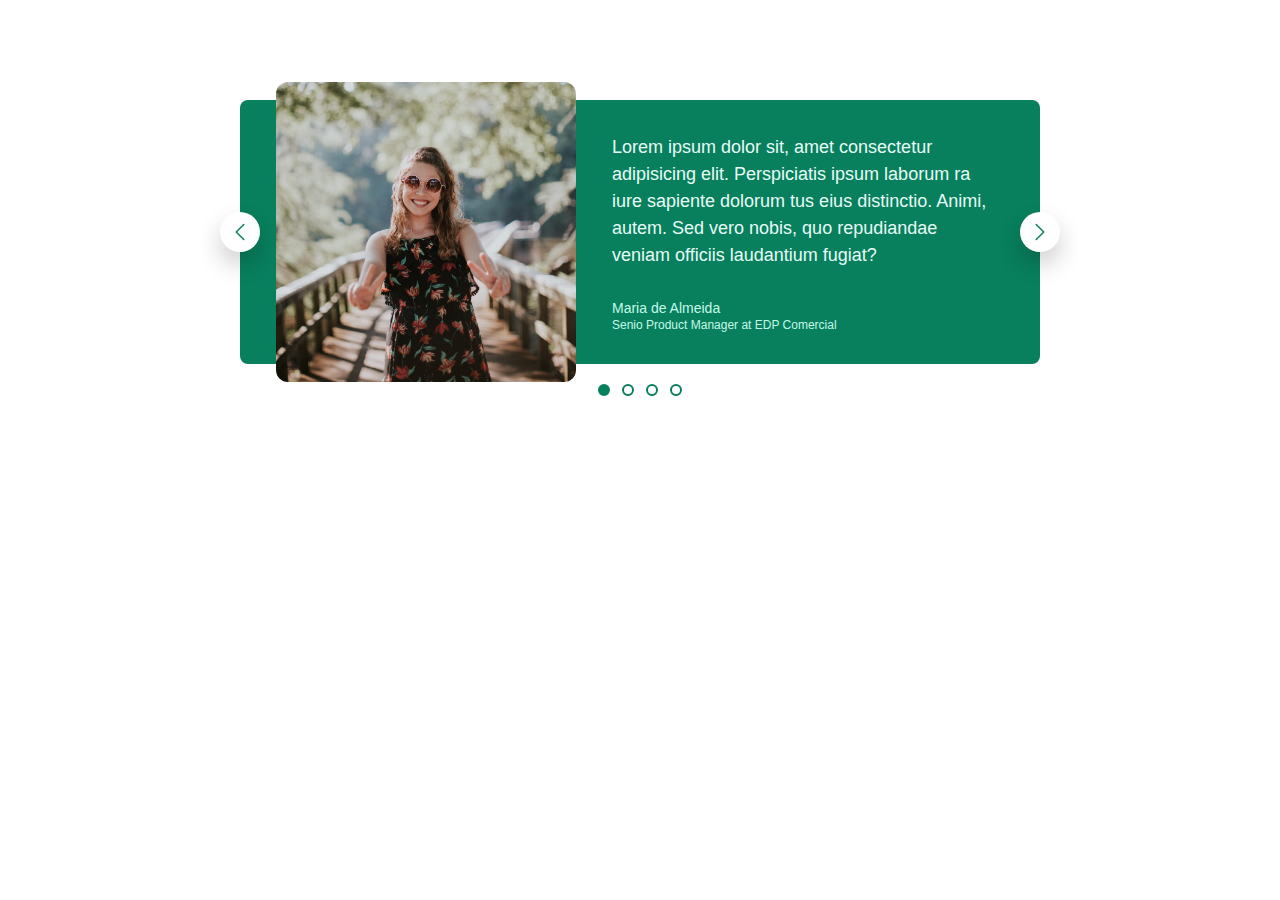
<file: 06-Components/02-corousel.html>
<!DOCTYPE html>
<html lang="en">
  <head>
    <meta charset="UTF-8" />
    <meta http-equiv="X-UA-Compatible" content="IE=edge" />
    <meta name="viewport" content="width=device-width, initial-scale=1.0" />
    <title>Accordion Component</title>
    <link rel="preconnect" href="https://fonts.gstatic.com" crossorigin />
    <style>
      /*
      SPACING SYSTEM (px)
      2 / 4 / 8 / 12 / 16 / 24 / 32 / 48 / 64 / 80 / 96 / 128

      FONT SIZE SYSTEM (px)
      10 / 12 / 14 / 16 / 18 / 20 / 24 / 30 / 36 / 44 / 52 / 62 / 74 / 86 / 98
      */

      /*
      MAIN COLOR : #087f5b
      GREY COLOR : #343a40
       */
      * {
        margin: 0;
        padding: 0;
        box-sizing: border-box;
      }

      /* ------------------------ */
      /* GENERAL STYLES */
      /* ------------------------ */
      body {
        font-family: "Inter", sans-serif;
        color: #343a40;
        line-height: 1;
      }

      .carousel {
        background-color: #087f5d;
        width: 800px;
        margin: 100px auto;
        border-radius: 8px;
        display: flex;
        align-items: center;
        gap: 86px;
        /* TOP RIGHT BOTTOM LEFT PADDIN VALUES ORDER */
        padding: 32px 48px 32px 86px;
        /* padding-right: 48px;
        padding-left: 86px; */
        position: relative;
      }

      img {
        height: 200px;
        border-radius: 8px;
        transform: scale(1.5);
        box-shadow: 0 12px 24px rgba(0, 0, 0, 0, 0.25);
      }

      .tesmonial-text {
        font-size: 18px;
        font-weight: 500;
        line-height: 1.5;
        margin-bottom: 32px;
        color: #e6fcf5;
      }
      .testimonial-author {
        font-size: 14px;
        margin-bottom: 4px;
        color: #c3fae8;
      }
      .testimonial-job {
        font-size: 12px;
        color: #c3fae8;
      }

      /* Controls */
      .btn {
        background-color: #fff;
        border: none;
        height: 40px;
        width: 40px;
        border-radius: 50%;
        position: absolute;
        box-shadow: 0 12px 24px rgba(0, 0, 0, 0.2);
        cursor: pointer;

        display: flex;
        align-items: center;
        justify-content: center;
      }

      .btn:hover,
      .btn:active {
        background-color: #087f5d;
        color: #fff;
      }
      .btn--left {
        /* In relation to PARENDT ELEMENT */
        left: 0;
        top: 50%;
        /* In relation to Element Itself */
        transform: translate(-50%, -50%);
      }
      .btn--right {
        right: 0;
        top: 50%;
        transform: translate(50%, -50%);
      }

      .btn-icon {
        height: 24px;
        width: 24px;
        stroke: #087f5d;
      }

      .dots {
        position: absolute;
        left: 50%;
        bottom: 0;
        transform: translate(-50%, 32px);

        display: flex;
        gap: 12px;
      }

      .dot {
        height: 12px;
        width: 12px;
        background-color: #fff;
        border: 2px solid #087f5d;
        border-radius: 50%;
        cursor: pointer;
      }

      .dot--fill {
        background-color: #087f5d;
      }
    </style>
  </head>
  <body>
    <div class="carousel">
      <img src="maria.jpg" alt="Maria de Almeida" />
      <blockquote class="testimonial">
        <p class="tesmonial-text">
          Lorem ipsum dolor sit, amet consectetur adipisicing elit. Perspiciatis
          ipsum laborum ra iure sapiente dolorum tus eius distinctio. Animi,
          autem. Sed vero nobis, quo repudiandae veniam officiis laudantium
          fugiat?
        </p>
        <p class="testimonial-author">Maria de Almeida</p>
        <p class="testimonial-job">Senio Product Manager at EDP Comercial</p>
      </blockquote>

      <button class="btn btn--left">
        <svg
          xmlns="http://www.w3.org/2000/svg"
          fill="none"
          viewBox="0 0 24 24"
          stroke-width="1.5"
          stroke="currentColor"
          class="btn-icon"
        >
          <path
            stroke-linecap="round"
            stroke-linejoin="round"
            d="M15.75 19.5L8.25 12l7.5-7.5"
          />
        </svg>
      </button>
      <button class="btn btn--right">
        <svg
          xmlns="http://www.w3.org/2000/svg"
          fill="none"
          viewBox="0 0 24 24"
          stroke-width="1.5"
          stroke="currentColor"
          class="btn-icon"
        >
          <path
            stroke-linecap="round"
            stroke-linejoin="round"
            d="M8.25 4.5l7.5 7.5-7.5 7.5"
          />
        </svg>
      </button>
      <div class="dots">
        <button class="dot dot--fill">&nbsp;</button>
        <button class="dot">&nbsp;</button>
        <button class="dot">&nbsp;</button>
        <button class="dot">&nbsp;</button>
      </div>
    </div>
  </body>
</html>
</file>
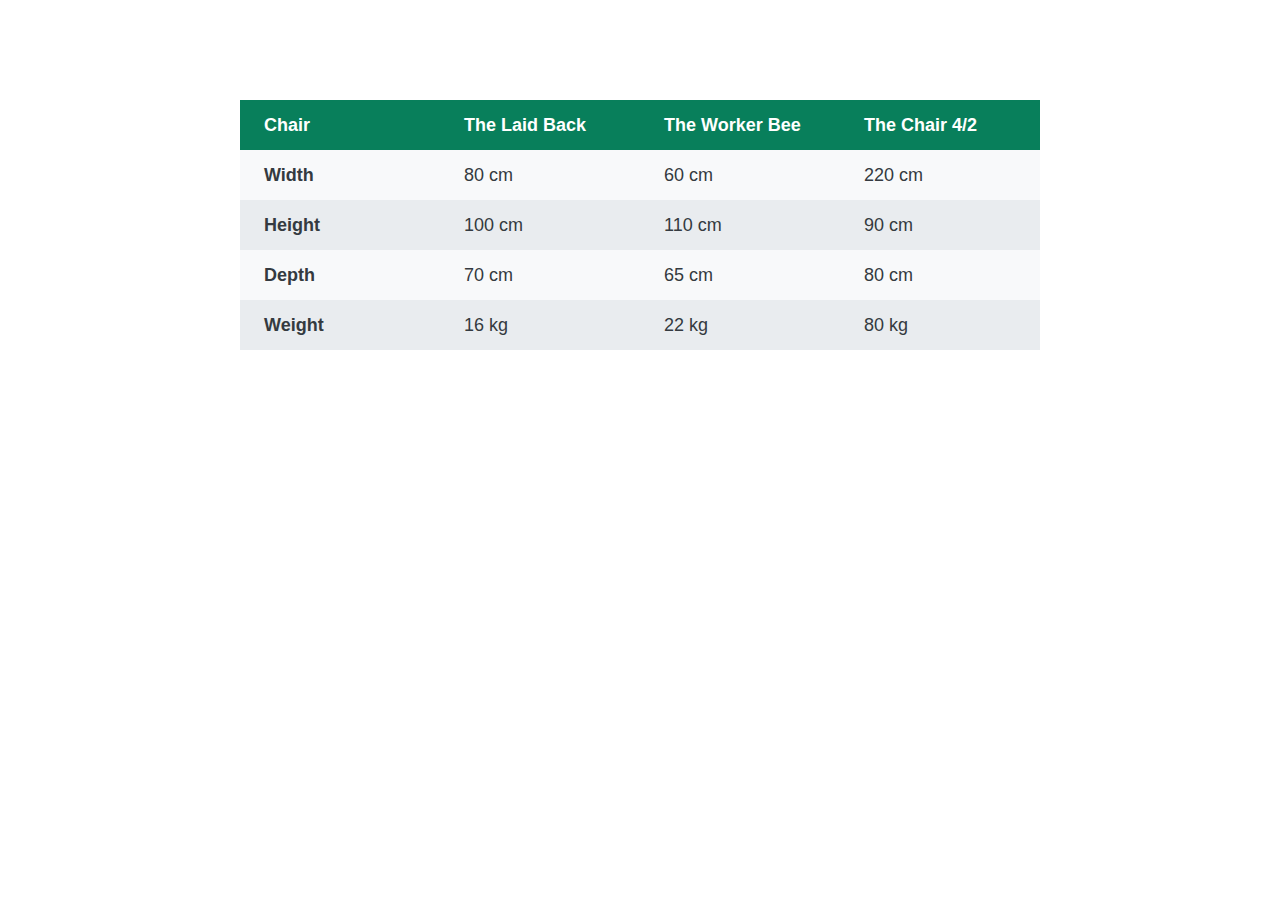
<file: 06-Components/03-table.html>
<!DOCTYPE html>
<html lang="en">
  <head>
    <meta charset="UTF-8" />
    <meta http-equiv="X-UA-Compatible" content="IE=edge" />
    <meta name="viewport" content="width=device-width, initial-scale=1.0" />
    <title>Accordion Component</title>
    <link rel="preconnect" href="https://fonts.gstatic.com" crossorigin />
    <style>
      /*
SPACING SYSTEM (px)
2 / 4 / 8 / 12 / 16 / 24 / 32 / 48 / 64 / 80 / 96 / 128

FONT SIZE SYSTEM (px)
10 / 12 / 14 / 16 / 18 / 20 / 24 / 30 / 36 / 44 / 52 / 62 / 74 / 86 / 98
*/

      /*
MAIN COLOR : #087f5b
GREY COLOR : #343a40
 */
      * {
        margin: 0;
        padding: 0;
        box-sizing: border-box;
      }

      /* ------------------------ */
      /* GENERAL STYLES */
      /* ------------------------ */
      body {
        font-family: "Inter", sans-serif;
        color: #343a40;
        line-height: 1;
        display: flex;
        justify-content: center;
      }

      table {
        width: 800px;
        margin-top: 100px;
        /* border: 1px solid #343a40;*/
        border-collapse: collapse;
        font-size: 18px;
      }

      td,
      th {
        /* border: 1px solid #343a40; */
        padding: 16px 24px;
        text-align: left;
      }

      thead tr {
        background-color: #087f5b;
        color: #fff;
      }
      thead th {
        width: 25%;
      }

      tbody tr:nth-child(odd) {
        background-color: #f8f9fa;
      }

      tbody tr:nth-child(even) {
        background-color: #e9ecef;
      }
    </style>
  </head>
  <body>
    <table>
      <thead>
        <tr>
          <th>Chair</th>
          <th>The Laid Back</th>
          <th>The Worker Bee</th>
          <th>The Chair 4/2</th>
        </tr>
      </thead>

      <tbody>
        <tr>
          <th>Width</th>
          <td>80 cm</td>
          <td>60 cm</td>
          <td>220 cm</td>
        </tr>
        <tr>
          <th>Height</th>
          <td>100 cm</td>
          <td>110 cm</td>
          <td>90 cm</td>
        </tr>
        <tr>
          <th>Depth</th>
          <td>70 cm</td>
          <td>65 cm</td>
          <td>80 cm</td>
        </tr>
        <tr>
          <th>Weight</th>
          <td>16 kg</td>
          <td>22 kg</td>
          <td>80 kg</td>
        </tr>
      </tbody>
    </table>
  </body>
</html>
</file>
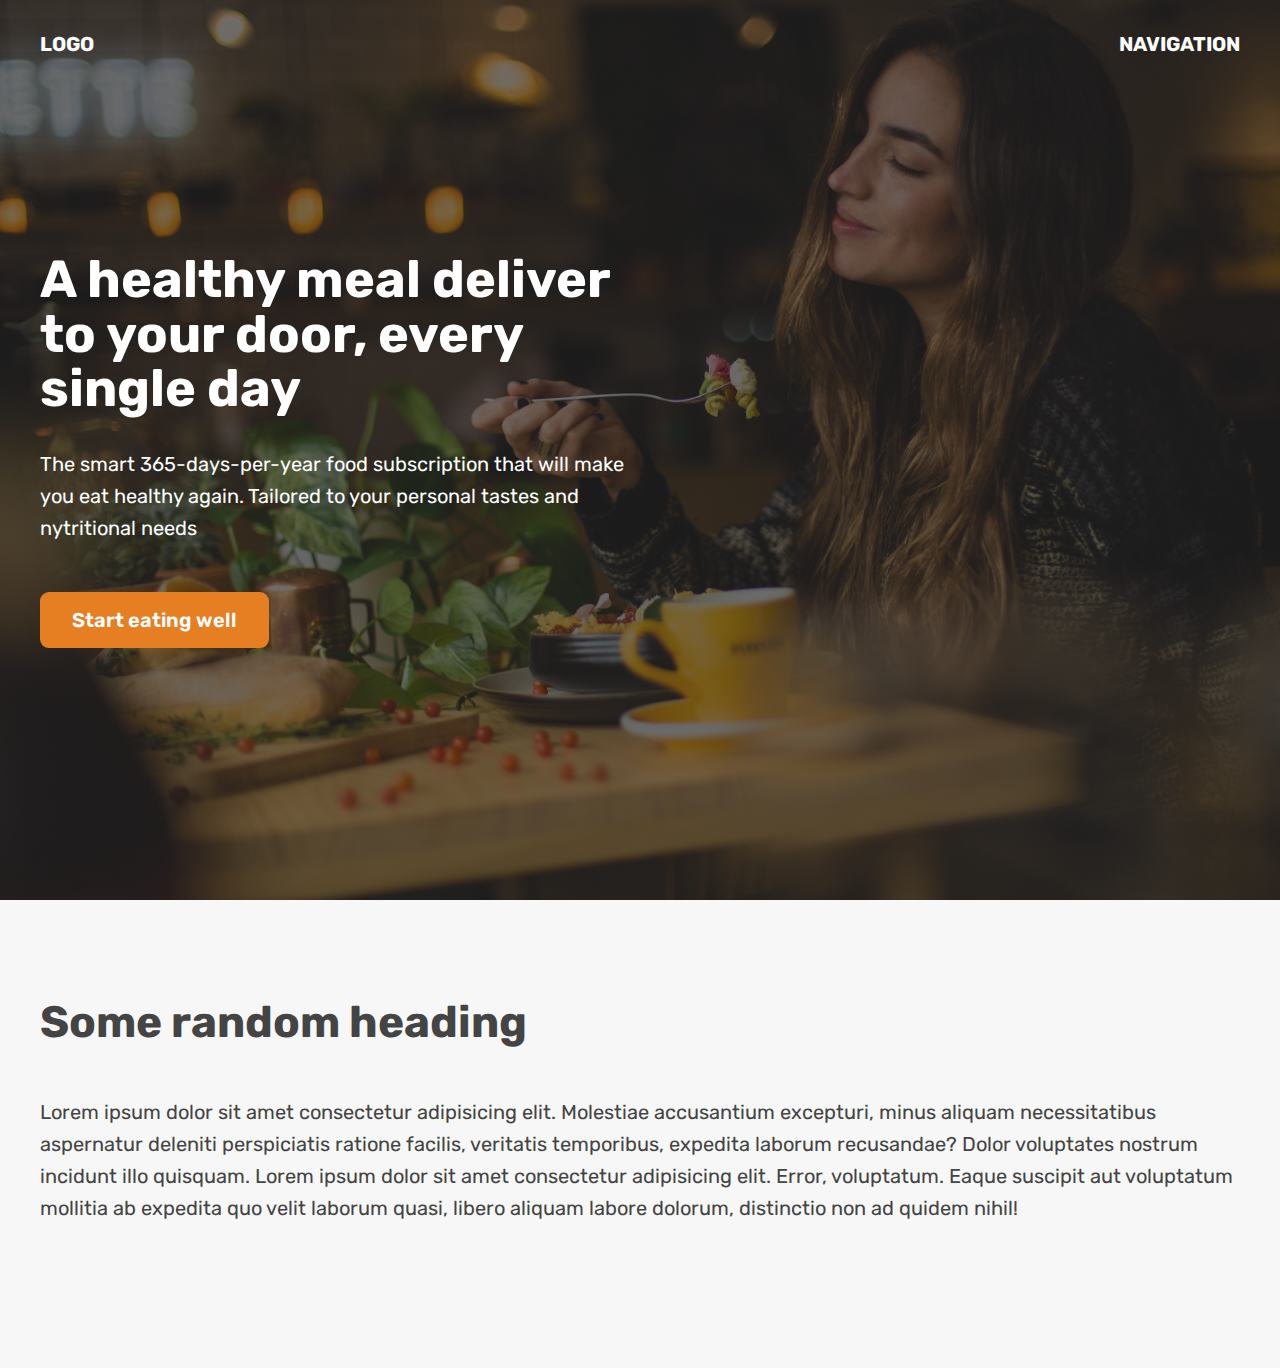
<file: 06-Components/05-hero.html>
<!DOCTYPE html>
<html lang="en">
  <head>
    <meta charset="UTF-8" />
    <meta http-equiv="X-UA-Compatible" content="IE=edge" />
    <meta name="viewport" content="width=device-width, initial-scale=1.0" />
    <title>Omnifood Hero Section</title>
    <link rel="preconnect" href="https://fonts.googleapis.com" />
    <link rel="preconnect" href="https://fonts.gstatic.com" crossorigin />
    <link
      href="https://fonts.googleapis.com/css2?family=Inter:wght@400;600;700&family=Rubik:wght@400;500;700&display=swap"
      rel="stylesheet"
    />
    <style>
      * {
        margin: 0;
        padding: 0;
        box-sizing: border-box;
      }
      html {
        font-family: "Rubik", sans-serif;
        color: #444;
      }

      .container {
        margin: 0 auto;
        width: 1200px;
      }

      header {
        height: 100vh; /* Vh = View Port" */
        position: relative;

        background-image: linear-gradient(
            rgba(29, 29, 29, 0.6),
            rgba(29, 29, 29, 0.6)
          ),
          url(hero.jpg);
        background-size: cover;
        color: white;
      }

      nav {
        font-size: 20px;
        font-weight: 700;
        display: flex;
        justify-content: space-between;
        padding-top: 32px;
        /* background-image: linear-gradient(to right, red, blue); */
      }

      .header-container {
        width: 1200px;
        position: absolute;

        /* In relation to PARENT size */
        left: 50%;
        top: 50%;

        /* In relation to ELEMENT size */
        transform: translate(-50%, -50%);

        /* text-align: center; */
      }

      .header-container-inner {
        width: 50%;
      }

      h1 {
        font-size: 52px;
        margin-bottom: 32px;
        line-height: 1.05;
      }

      p {
        font-size: 20px;
        line-height: 1.6;
        margin-bottom: 48px;
      }

      .btn:link,
      .btn:visited {
        font-size: 20px;
        font-weight: 600;
        background-color: #e67e22;
        color: white;
        text-decoration: none;
        display: inline-block;
        padding: 16px 32px;
        border-radius: 9px;
      }

      h2 {
        font-size: 44px;
        margin-bottom: 48px;
      }

      section {
        padding: 96px 0;
        background-color: #f7f7f7;
      }
    </style>
  </head>
  <body>
    <header>
      <nav class="container">
        <div>LOGO</div>
        <div>NAVIGATION</div>
      </nav>
      <div class="header-container">
        <div class="header-container-inner">
          <h1>A healthy meal deliver to your door, every single day</h1>
          <p>
            The smart 365-days-per-year food subscription that will make you eat
            healthy again. Tailored to your personal tastes and nytritional
            needs
          </p>
          <a href="#" class="btn">Start eating well</a>
        </div>
      </div>
    </header>

    <section>
      <div class="container">
        <h2>Some random heading</h2>
        <p>
          Lorem ipsum dolor sit amet consectetur adipisicing elit. Molestiae
          accusantium excepturi, minus aliquam necessitatibus aspernatur
          deleniti perspiciatis ratione facilis, veritatis temporibus, expedita
          laborum recusandae? Dolor voluptates nostrum incidunt illo quisquam.
          Lorem ipsum dolor sit amet consectetur adipisicing elit. Error,
          voluptatum. Eaque suscipit aut voluptatum mollitia ab expedita quo
          velit laborum quasi, libero aliquam labore dolorum, distinctio non ad
          quidem nihil!
        </p>
      </div>
    </section>
  </body>
</html>
</file>
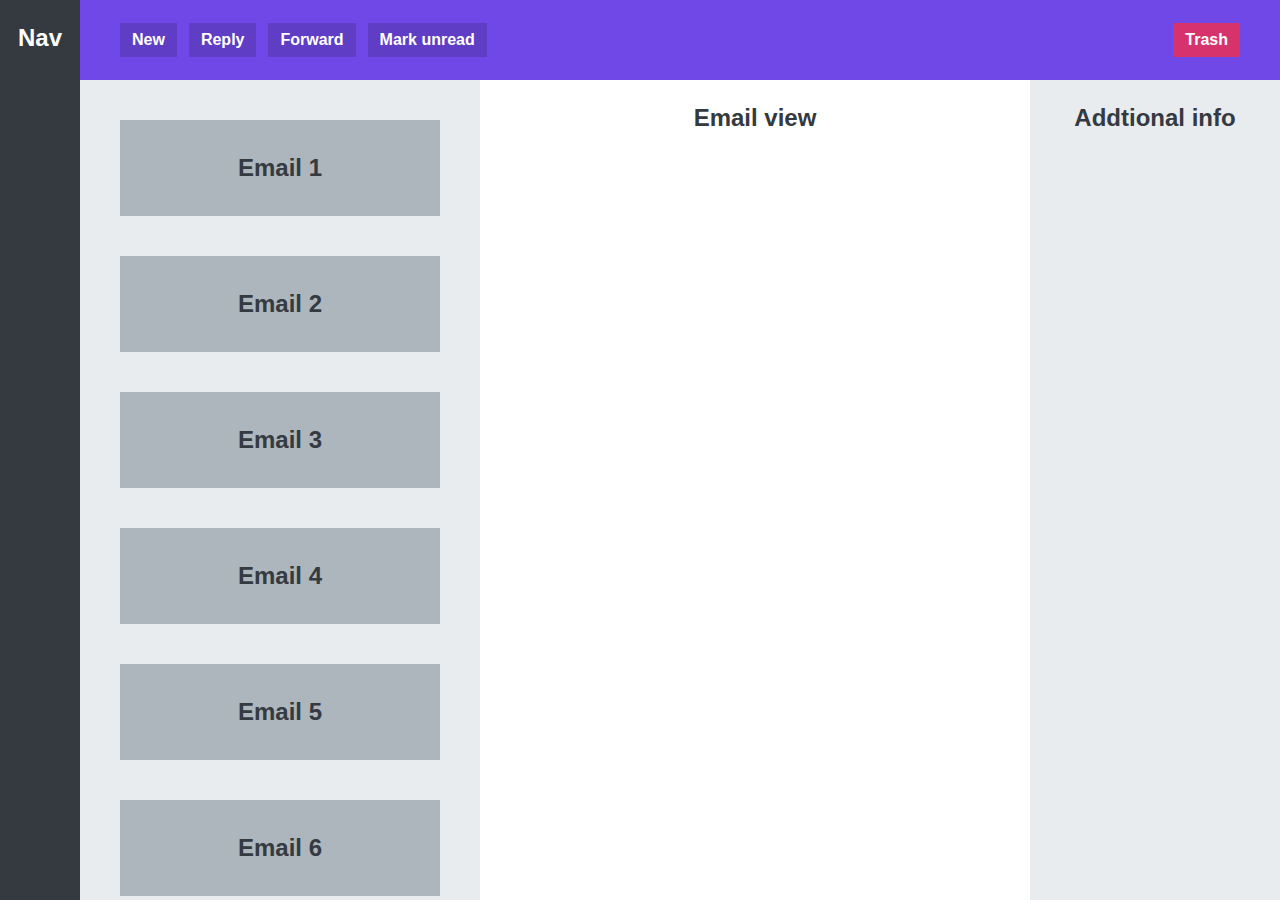
<file: 06-Components/06-app-layout.html>
<!DOCTYPE html>
<html lang="en">
  <head>
    <meta charset="UTF-8" />
    <meta http-equiv="X-UA-Compatible" content="IE=edge" />
    <meta name="viewport" content="width=device-width, initial-scale=1.0" />
    <title>App Layout</title>
    <style>
      * {
        margin: 0;
        padding: 0;
        box-sizing: border-box;
      }

      body {
        font-family: sans-serif;
        color: #343a40;
        font-size: 24px;
        height: 100vh;
        text-align: center;
        font-weight: bold;

        display: grid;
        grid-template-columns: 80px 400px 1fr 250px;
        grid-template-rows: 80px 1fr;
      }

      nav,
      section,
      aside,
      main {
        padding-top: 24px;
      }
      nav {
        background-color: #343a40;
        color: white;
        grid-row: 1 / -1;
      }

      menu {
        background-color: #7048e8;
        color: white;
        grid-column: 2/ -1;
        display: flex;
        align-items: center;
        gap: 12px;
        padding: 0 40px;
      }

      button {
        display: inline-block;
        font-size: 16px;
        font-weight: bold;
        background-color: #5f3dc4;
        border: none;
        cursor: pointer;
        color: white;
        padding: 8px 12px;
      }

      button:last-child {
        background-color: #d6336c;
        margin-left: auto;
      }

      section {
        background-color: #e9ecef;
        padding: 40px;

        /* How item that dont fit into  container appear*/
        overflow: scroll;

        display: flex;
        flex-direction: column;
        gap: 40px;
      }

      .email {
        background-color: #adb5bd;
        height: 96px;
        flex-shrink: 0;

        display: flex;
        align-items: center;
        justify-content: center;
      }
      aside {
        background-color: #e9ecef;
      }
    </style>
  </head>
  <body>
    <nav>Nav</nav>
    <menu>
      <button>New</button>
      <button>Reply</button>
      <button>Forward</button>
      <button>Mark unread</button>
      <button>Trash</button>
    </menu>
    <section>
      <div class="email">Email 1</div>
      <div class="email">Email 2</div>
      <div class="email">Email 3</div>
      <div class="email">Email 4</div>
      <div class="email">Email 5</div>
      <div class="email">Email 6</div>
      <div class="email">Email 7</div>
      <div class="email">Email 8</div>
      <div class="email">Email 9</div>
      <div class="email">Email 10</div>
    </section>
    <main>Email view</main>
    <aside>Addtional info</aside>
  </body>
</html>
</file>
<file: style.css>
* {
  margin: 0;
  padding: 0;
  box-sizing: border-box;
}

h1,
h2,
h3,
h4,
p,
li {
  font-family: sans-serif;
  color: #444;
}
body {
  color: #444;
  font-family: sans-serif;
  border-top: 10px solid #1098ad;
  position: relative;
}

.container {
  width: 1200px;
  /* margin-left: auto;
  margin-right: auto; */
  margin: 0 auto;
  position: relative;

  /* GRID LAYOUT */
  display: grid;
  grid-template-columns: 1fr 300px;
  column-gap: 75px;
  row-gap: 60px;
  align-items: start;
}

.main-header {
  background-color: #f7f7f7;
  /* padding: 20px;
  padding-left: 40px;
  padding-right: 40px; */
  padding: 20px 40px;
  /* margin-bottom: 60px; */
  /* height: 80px; */
  /* text-align: center; */

  /* GRID LAYOUT */
  grid-column: 1 / -1;
}

nav {
  font-size: 18px;
  /* text-align: center; */
}

/* article {
  /* GRID LAYOUT 
} */

footer {
  /* GRID LAYOUT */
  background-color: red;
  grid-column: 1 / -1;
}
.post-header {
  margin-bottom: 40px;
}

aside {
  background-color: #f7f7f7;
  border-top: 5px solid #1098ad;
  border-bottom: 5px solid #1098ad;
  padding: 50px 40px;

  /* GRID LAYOUT */
}

h1,
h2,
h3 {
  color: #1098ad;
}

h1 {
  font-size: 26px;
  text-transform: uppercase;
  font-style: italic;
}

h2 {
  font-size: 40px;
  margin-bottom: 30px;
}

h3 {
  font-size: 30px;
  margin-bottom: 20px;
  margin-top: 40px;
}

h4 {
  font-size: 20px;
  text-transform: uppercase;
  text-align: center;
  margin-bottom: 30px;
}

p {
  font-size: 22px;
  line-height: 1.5;
  margin-bottom: 15px;
}

ul,
ol {
  margin-left: 50px;
  margin-bottom: 20px;
}
li {
  font-size: 20px;
  margin-bottom: 10px;
  /* display: inline; */
}

li:last-child {
  margin-bottom: 0;
}
/* footer p {
  font-size: 16px;
} */

/*article header p {

} */

#author {
  font-style: italic;
  font-size: 18px;
}

#copyright {
  font-size: 16px;
}

.related-author {
  font-size: 18px;
  font-weight: bold;
}

.related {
  list-style: none;
  margin-left: 0;
}

/*.first-li {
  font-weight: bold;
}
*/

li:first-child {
  font-weight: bold;
}

li:last-child {
  font-style: italic;
}

/* li:nth-child(even) { */
/* color: red; */
/* } */

/* Styling links */
a:link,
a:visited {
  color: #1098ad;
  text-decoration: none;
}

a:hover {
  color: orangered;
  font-weight: bold;
  text-decoration: underline orangered;
}

a:active {
  background-color: black;
  font-style: italic;
}

.post-img {
  width: 100%;
  height: auto;
}

nav a:link {
  /* background-color: orange;
  margin: 20px;
  padding: 20px;
  display: block; */

  margin-right: 30px;

  display: inline-block;
}

nav a:link:last-child {
  margin-right: 0;
}

button {
  font-size: 22px;
  padding: 20px;
  cursor: pointer;

  position: absolute;
  /* top: 50px;
  left: 50px; */
  bottom: 50px;
  right: 50px;
}

/* h1::first-letter {
  font-style: normal;
  margin-right: 5px;
} */

/* h3 + p::first-line {
  color: orange;
} */

h2 {
  /* background-color: orange; */
  position: relative;
}

h2::after {
  content: "TOP";
  background-color: #ffe70e;
  color: black;
  font-size: 16px;
  font-weight: bold;
  display: inline-block;
  padding: 5px 10px;
  position: absolute;
  top: -15px;
  right: -25px;
}
/* Resolving CONFLICTS */
/*
#copyright {
  color: red;
}

.copyright {
  color: blue;
}

.text {
  color: yellow;
}

footer p {
  color: green;
}
*/

/* .author-img {
  float: left;
  margin-bottom: 20px;
}

.author {

  float: left;
  margin-top: 10px;
  margin-left: 20px;
}

h1 {
  float: left;
}

nav {
  float: right;
}


.clearfix::after {
  clear: both;
  content: "";
  display: block;
}

article {
  width: 825px;
  float: left;
}

aside {
  width: 300px;
  float: right;
}

footer {
  clear: both;
} */

/* FLEXBOX */
.main-header {
  display: flex;
  align-items: center;
  justify-content: space-between;
}

.author-box {
  display: flex;
  align-items: center;
  margin-bottom: 15px;
}

.author {
  margin-bottom: 0;
  margin-left: 15px;
}

.related-post {
  display: flex;
  align-items: center;
  gap: 20px;
  margin-bottom: 30px;
}

.related-link {
  font-size: 17px;
  font-weight: bold;
  font-style: normal;
  margin-bottom: 5px;
  display: block;
}

.related-author {
  margin-bottom: 0;
  font-size: 14px;
  font-weight: normal;
  font-style: italic;
}
/* FLEXBOX LAYOUT */
/* .row {
  display: flex;
  align-items: flex-start;
  gap: 75px;
  margin-bottom: 60px;
}

article {
  flex: 1;
  margin-bottom: 0;
}

aside {
  /* DEAFAULTS
     flex-grow: 0;
     flex-shrink: 1;
     flex-basics: auto; 
  flex: 0 0 300px;
} */
</file>
<file: 05-Design/style.css>
/*
SPACING SYSTEM (px)
2 / 4 / 8 / 12 / 16 / 24 / 32 / 48 / 64 / 80 / 96 / 128

FONT SIZE SYSTEM (px)
10 / 12 / 14 / 16 / 18 / 20 / 24 / 30 / 36 / 44 / 52 / 62 / 74 / 86 / 98
*/

/*
MAIN COLOR : #087f5b
GREY COLOR : #343a40
 */
* {
  margin: 0;
  padding: 0;
  box-sizing: border-box;
}

/* ------------------------ */
/* GENERAL STYLES */
/* ------------------------ */
body {
  font-family: "Inter", sans-serif;
  color: #343a40;
  border-bottom: 8px solid #087f5b;
}

.container {
  width: 960px;
  margin: 0 auto;
}

header,
section {
  margin-bottom: 96px;
}

h2 {
  margin-bottom: 48px;
  /* / 24 / 30 / 36 / */
  font-size: 36px;
  letter-spacing: -0.5px;
}

.grid-3-cols {
  display: grid;
  grid-template-columns: repeat(3, 1fr);
  column-gap: 80px;
}

.btn:link,
.btn:visited {
  background-color: #087f5b;
  color: white;
  text-decoration: none;
  text-transform: uppercase;
  font-weight: 500;
  display: inline-block;
  border-radius: 100px;
}

.btn:hover,
.btn:active {
  background-color: #099268;
}

.btn--big {
  font-size: 18px;
  padding: 16px 32px;
}

.btn--small {
  font-size: 14px;
  padding: 8px 12px;
}

img {
  border-radius: 12px;
}

/* ------------------------ */
/* COMPONENT STYLES */
/* ------------------------ */

/* HEADER */
header {
  display: grid;
  grid-template-columns: repeat(2, 1fr);
  column-gap: 80px;
  margin-top: 64px;
}

.header-text-box {
  align-self: center;
}

h1 {
  margin-bottom: 32px;
  font-size: 44px;
  line-height: 1.1;
  letter-spacing: -1px;
  /* / 44 / 52 / 62 / */

  /* text-shadow: 0 5px 3px rgba(0, 0, 0, 0.2); */
}

.header-text {
  margin-bottom: 24px;
  font-size: 18px;
  line-height: 1.7;
}

img {
  width: 100%;
}

/* FEATURES */
.features-icon {
  stroke: #087f5b;
  width: 32px;
  height: 32px;
  margin-bottom: 24px;
}

.features-title {
  margin-bottom: 16px;
  font-size: 18px;
}

.features-text {
  font-size: 18px;
  line-height: 1.7;
}

/* TESTIMONIAL */
.testimonial-section {
  background-color: #087f5b;
  color: #fff;
  padding: 24px;
  border-radius: 12px;
}

.testimonial-box {
  grid-column: 2 / -1;
  align-self: center;
}

.testimonial-box h2 {
  margin-bottom: 24px;
  font-size: 24px;
}

.testimonial-text {
  font-style: italic;
  margin-bottom: 24px;
  font-size: 18px;
  line-height: 1.7;
  color: #e6fcf5;
}

.testimonial-author {
  color: #c3fae8;
}

/* CHAIRS */
.chair {
  box-shadow: 0 20px 30px 0 rgba(0, 0, 0, 0.07);
  border-radius: 12px;
}

.chair img {
  border-bottom-left-radius: 0;
  border-bottom-right-radius: 0;
}

.chair-box {
  padding: 32px;
}

h3 {
  margin-bottom: 24px;
  font-size: 20px;
}

.chair-details {
  list-style: none;
  margin-bottom: 48px;
}

.chair-details li {
  display: flex;
  align-items: center;
  gap: 12px;
  margin-bottom: 16px;
}

.chair-details li:last-child {
  margin-bottom: 0;
}

.chair-icon {
  stroke: #087f5b;
  width: 24px;
  height: 24px;
}

.chair-price {
  display: flex;
  justify-content: space-between;
  font-size: 20px;
  align-items: center;
}

footer {
  margin-bottom: 48px;
  font-size: 14px;
  color: #495057;
}
</file>
<file: challenge 3,4.css>
* {
  margin: 0;
  padding: 0;
  box-sizing: border-box;
}

body {
  font-family: sans-serif;
  line-height: 1.4;
  margin: 0;
  padding: 0;
}

.sale {
  font-size: 12px;
  color: white;
  background-color: red;
  font-weight: bold;
  display: inline-block;
  padding: 7px 15px;
  letter-spacing: 0.1em;
  position: absolute;
  top: -20px;
  left: -30px;
}

/* .container {
 
} */

h2 {
  background: #f7f7f7;
  font-size: 22px;
  text-transform: uppercase;
  text-align: center;
  padding: 15px;

  grid-row: 1;
  grid-column: 1 / -1;
}

.money {
  font-size: 24px;
  /* float: left; */
}

button {
  font-size: 25px;
  color: white;
  background-color: black;
  text-transform: uppercase;
  /* width: 825px; */
  padding: 12px;

  grid-row: 3;
  grid-column: -1 / -4;
}

button:hover {
  color: black;
  background-color: white;
  font-weight: bold;
  cursor: pointer;
  border-top: 4px solid black;
}

.Shipping {
  font-weight: bold;
  font-size: 12px;
  color: #777;
  text-transform: uppercase;
  /* float: right; */
  /* margin-top: 8px; */
}

.details {
  font-size: 16px;
  text-transform: uppercase;
  margin-bottom: 15px;
}

.black {
  background: black;
  width: 22px;
  height: 22px;
  border: 1px solid rgba(0, 0, 0, 0.2);
  margin-top: 20px;
}

.blue {
  background-color: rgb(39, 76, 240);
}

.red {
  background: red;
}

.yellow {
  background: yellow;
}

.green {
  background: green;
}

.brown {
  background: brown;
}
ul {
  margin-left: 20px;
}

/* .ready {
  clear: both;
  margin-bottom: 10px;
} */

a:link,
a:visited {
  color: black;
}

a:hover,
a:active {
  text-decoration: none;
}

li {
  list-style: square;
}

/* .img {
  /* float: left; 
} */

/* PRODUCT INFORMATION */
.middle-part {
  /* float: left;
  width: 243px; */
  flex: 1;
  margin-top: 20px;
}

.last-part {
  /* float: left;
  width: 243px; */
  flex: 1;
  margin-top: 20px;
}

.price {
  /* display: grid; */
  grid-template-columns: 1fr 1fr;
  justify-content: space-between;
  align-items: center;
  margin-bottom: 20px;
}

.boxes {
  display: grid;
  grid-template-columns: repeat(6, 1fr);
}
/*
.flex-container {
  /* display: grid; 
} */

.product {
  width: 825px;
  border: 4px solid black;
  margin: 50px auto;
  position: relative;
  display: grid;
  grid-template-columns: 250px 1fr 1fr;
  column-gap: 40px;
}
</file>
